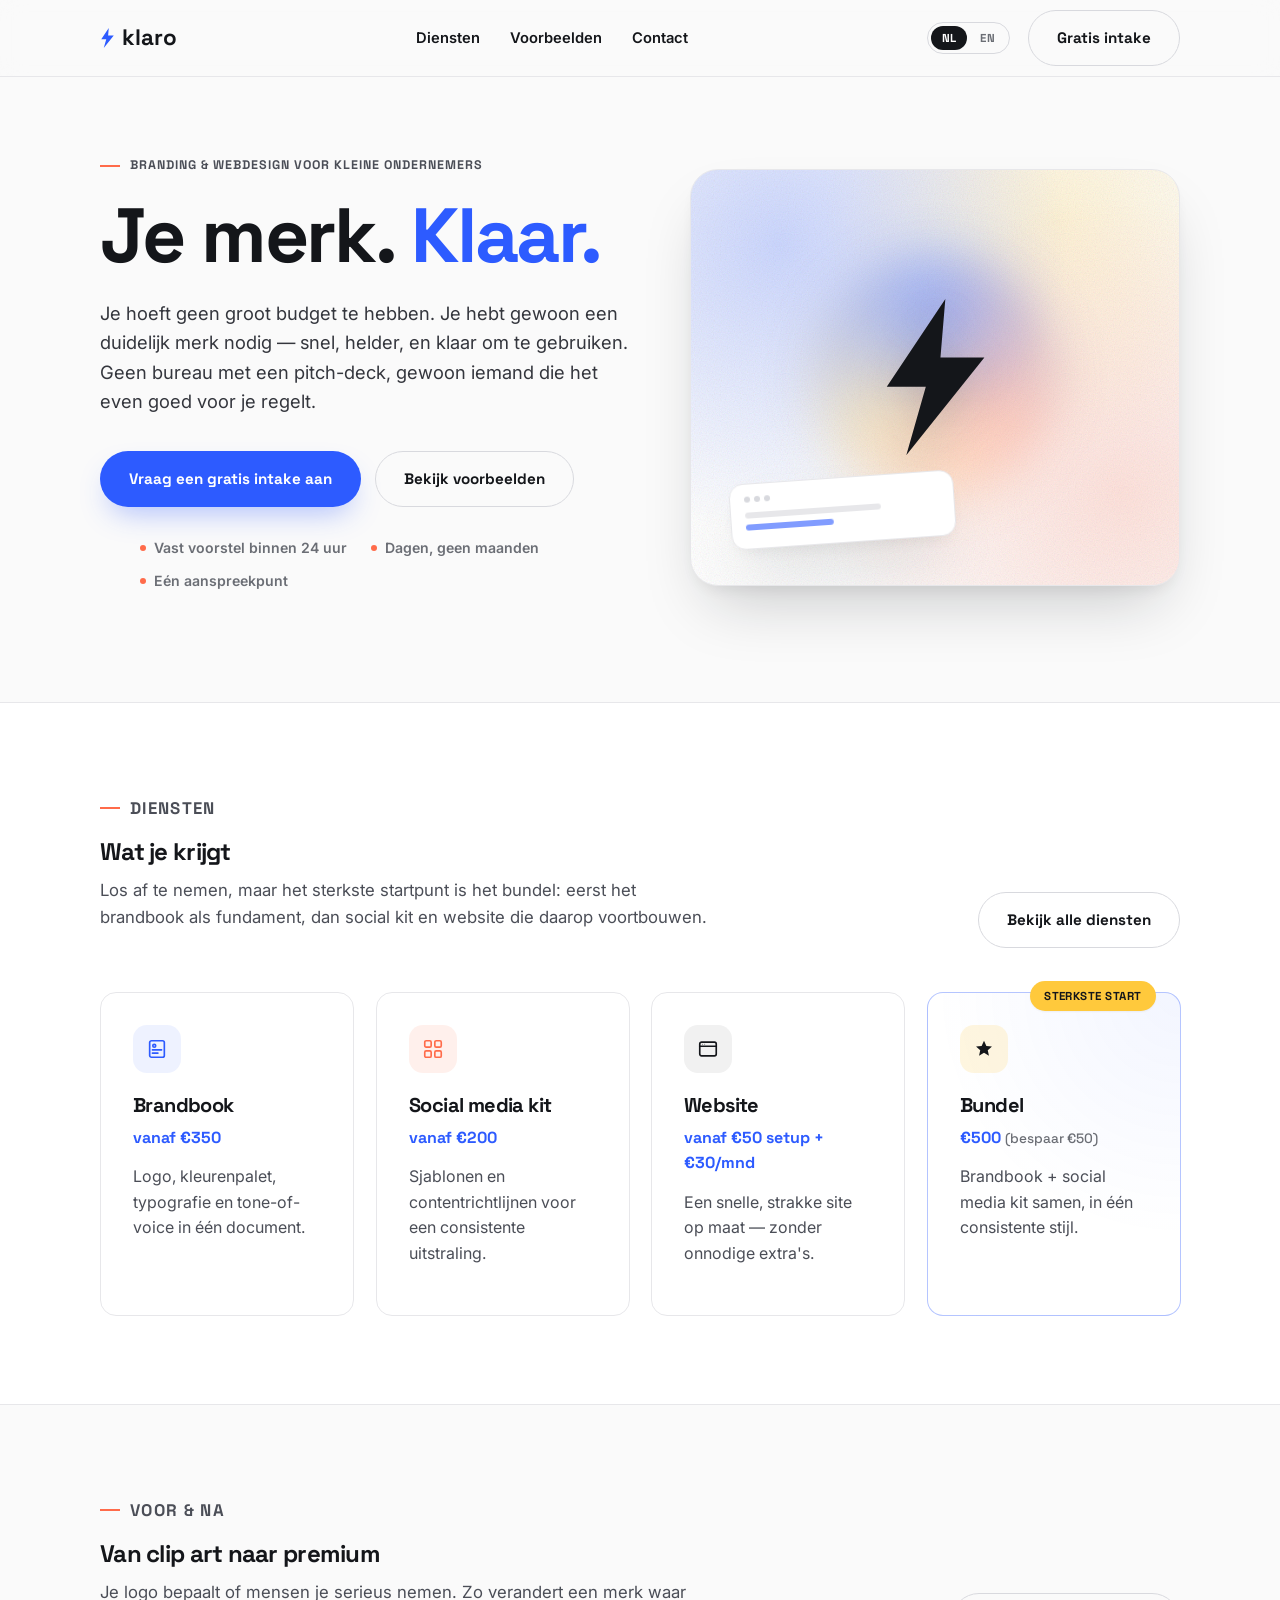
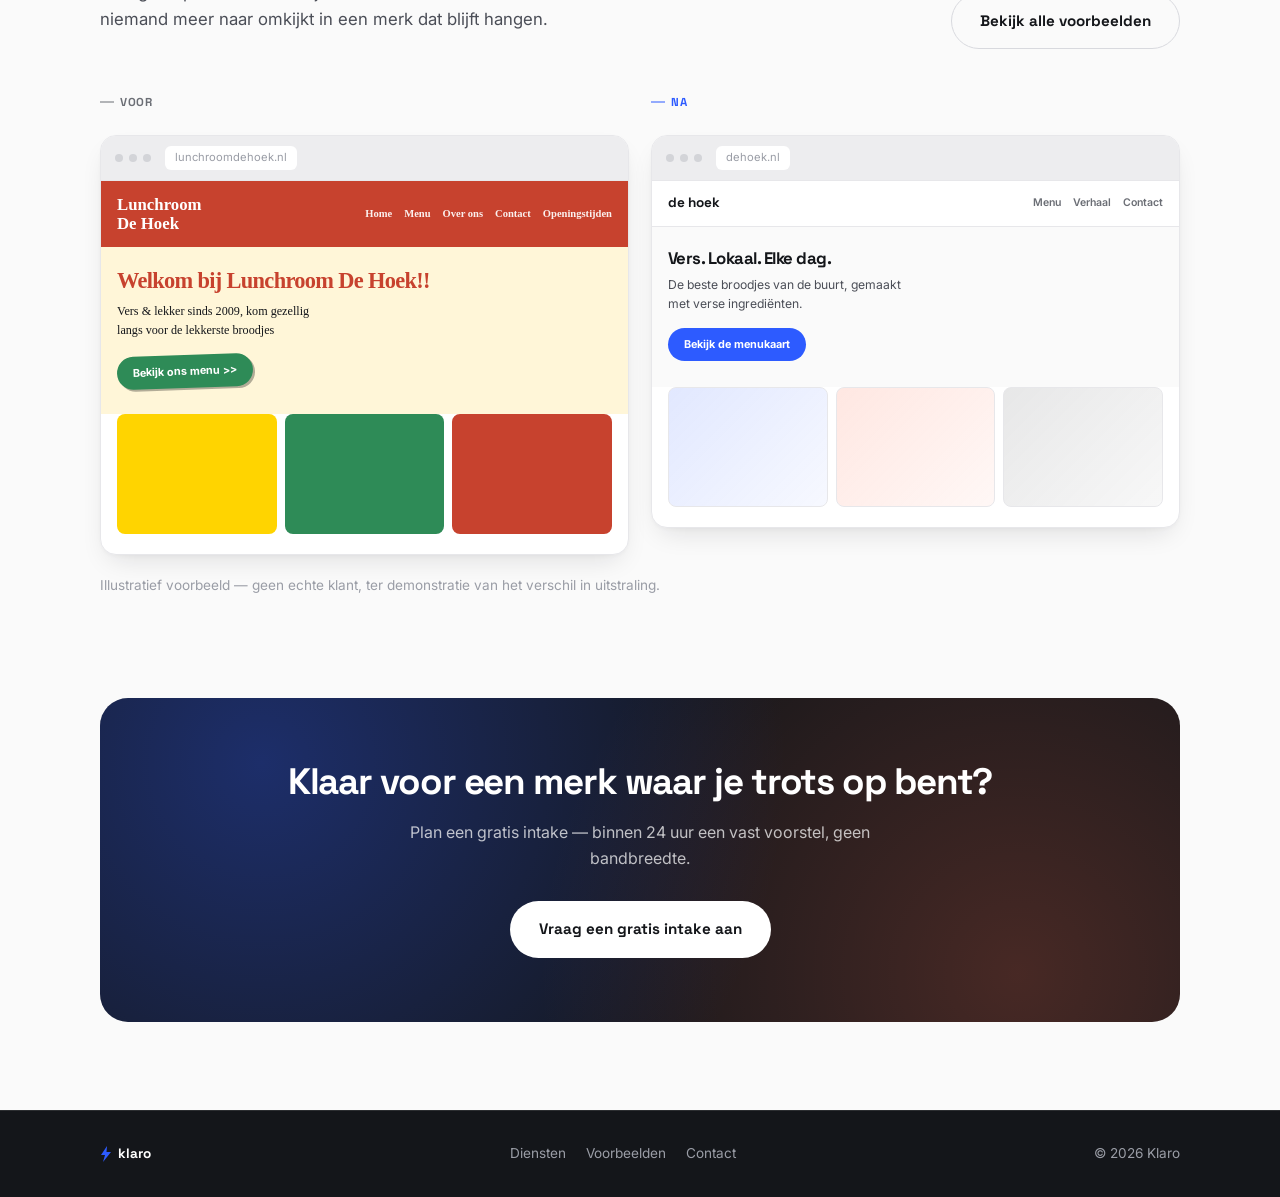
<file: index.html>
<!doctype html>
<html lang="nl">
<head>
  <meta charset="UTF-8" />
  <meta name="viewport" content="width=device-width, initial-scale=1" />
  <title data-i18n="meta.title.index">Klaro — Je merk. Klaar.</title>
  <meta name="description" data-i18n-attr="content:meta.desc.index" content="Klaro bouwt brandbooks, social media kits en websites voor kleine ondernemers zonder marketingbudget of interne designer. Snel, helder, klaar." />

  <link rel="icon" type="image/svg+xml" href="assets/img/favicon.svg" />

  <link rel="preconnect" href="https://fonts.googleapis.com" />
  <link rel="preconnect" href="https://fonts.gstatic.com" crossorigin />
  <link href="https://fonts.googleapis.com/css2?family=Space+Grotesk:wght@700&family=Inter:wght@400;500;600;700&display=swap" rel="stylesheet" />

  <link rel="stylesheet" href="assets/css/styles.css" />
</head>
<body>
  <div class="scroll-progress" aria-hidden="true"></div>

  <header class="site-header">
    <div class="container">
      <a href="index.html" class="logo">
        <svg class="bolt" viewBox="0 0 24 32" aria-hidden="true"><path d="M14 0 2 18h8l-4 14L22 12h-9L14 0z"/></svg>
        klaro
      </a>

      <nav aria-label="Hoofdmenu">
        <ul class="nav-links">
          <li><a href="diensten.html" data-i18n="nav.diensten">Diensten</a></li>
          <li><a href="voorbeelden.html" data-i18n="nav.voorbeelden">Voorbeelden</a></li>
          <li><a href="contact.html" data-i18n="nav.contact">Contact</a></li>
        </ul>
        <div class="mobile-lang-switch lang-switch" role="group" aria-label="Taal / Language">
          <button type="button" class="lang-btn" data-lang="nl">NL</button>
          <button type="button" class="lang-btn" data-lang="en">EN</button>
        </div>
      </nav>

      <div class="nav-cta">
        <div class="lang-switch" role="group" aria-label="Taal / Language">
          <button type="button" class="lang-btn" data-lang="nl">NL</button>
          <button type="button" class="lang-btn" data-lang="en">EN</button>
        </div>
        <a href="contact.html" class="btn btn-secondary" data-i18n="nav.intake">Gratis intake</a>
        <button class="nav-toggle" aria-label="Menu openen" aria-expanded="false">
          <span></span><span></span><span></span>
        </button>
      </div>
    </div>
  </header>

  <main id="top">

    <!-- HERO -->
    <section class="hero">
      <div class="container">
        <div class="hero-copy">
          <p class="eyebrow" data-i18n="hero.eyebrow">Branding &amp; webdesign voor kleine ondernemers</p>
          <h1><span data-i18n="hero.title1">Je merk.</span> <span class="accent" data-i18n="hero.title.accent">Klaar.</span></h1>
          <p class="hero-lede" data-i18n="hero.lede">
            Je hoeft geen groot budget te hebben. Je hebt gewoon een duidelijk merk nodig —
            snel, helder, en klaar om te gebruiken. Geen bureau met een pitch-deck, gewoon
            iemand die het even goed voor je regelt.
          </p>
          <div class="hero-actions">
            <a href="contact.html" class="btn btn-primary" data-i18n="hero.cta.primary">Vraag een gratis intake aan</a>
            <a href="voorbeelden.html" class="btn btn-secondary" data-i18n="hero.cta.secondary">Bekijk voorbeelden</a>
          </div>
          <ul class="hero-trust">
            <li data-i18n="hero.trust1">Vast voorstel binnen 24 uur</li>
            <li data-i18n="hero.trust2">Dagen, geen maanden</li>
            <li data-i18n="hero.trust3">Eén aanspreekpunt</li>
          </ul>
        </div>

        <div class="hero-visual">
          <div class="layer-aura">
            <span class="bolt-aura" aria-hidden="true"></span>
          </div>
          <div class="layer-bolt">
            <svg class="bolt-big" viewBox="0 0 24 32" aria-hidden="true"><path d="M14 0 2 18h8l-4 14L22 12h-9L14 0z"/></svg>
          </div>
          <div class="layer-chip">
            <div class="ui-chip" aria-hidden="true">
              <div class="ui-chip-bar"><span></span><span></span><span></span></div>
              <div class="ui-chip-line w-70"></div>
              <div class="ui-chip-line w-45"></div>
            </div>
          </div>
          <div class="strike-flash" aria-hidden="true"></div>
        </div>
      </div>
    </section>

    <!-- DIENSTEN TEASER -->
    <section class="services" id="diensten">
      <div class="container">
        <div class="teaser-head">
          <div class="section-head">
            <p class="eyebrow" data-i18n="services.eyebrow">Diensten</p>
            <h2 data-i18n="services.title">Wat je krijgt</h2>
            <p data-i18n="services.lede.mini">Los af te nemen, maar het sterkste startpunt is het bundel: eerst het
              brandbook als fundament, dan social kit en website die daarop voortbouwen.</p>
          </div>
          <a href="diensten.html" class="btn btn-secondary" data-i18n="services.cta">Bekijk alle diensten</a>
        </div>

        <div class="service-grid">
          <div class="service-card is-mini">
            <div class="service-icon">
              <svg viewBox="0 0 24 24" fill="none" stroke="currentColor" stroke-width="1.8" stroke-linecap="round" stroke-linejoin="round"><rect x="4" y="3" width="16" height="18" rx="2"/><circle cx="9" cy="8.5" r="1.6"/><path d="M7 13h10M7 16.5h6"/></svg>
            </div>
            <h3 data-i18n="service.brandbook.title">Brandbook</h3>
            <p class="price" data-i18n="service.brandbook.price">vanaf €350</p>
            <p data-i18n="service.brandbook.desc.mini">Logo, kleurenpalet, typografie en tone-of-voice in één document.</p>
          </div>

          <div class="service-card is-mini">
            <div class="service-icon">
              <svg viewBox="0 0 24 24" fill="none" stroke="currentColor" stroke-width="1.8" stroke-linecap="round" stroke-linejoin="round"><rect x="3" y="3" width="7" height="7" rx="1.5"/><rect x="14" y="3" width="7" height="7" rx="1.5"/><rect x="3" y="14" width="7" height="7" rx="1.5"/><rect x="14" y="14" width="7" height="7" rx="1.5"/></svg>
            </div>
            <h3 data-i18n="service.socialkit.title">Social media kit</h3>
            <p class="price" data-i18n="service.socialkit.price">vanaf €200</p>
            <p data-i18n="service.socialkit.desc.mini">Sjablonen en contentrichtlijnen voor een consistente uitstraling.</p>
          </div>

          <div class="service-card is-mini">
            <div class="service-icon">
              <svg viewBox="0 0 24 24" fill="none" stroke="currentColor" stroke-width="1.8" stroke-linecap="round" stroke-linejoin="round"><rect x="3" y="4.5" width="18" height="15" rx="2"/><path d="M3 9h18"/><circle cx="6" cy="6.7" r="0.5" fill="currentColor" stroke="none"/><circle cx="8.4" cy="6.7" r="0.5" fill="currentColor" stroke="none"/></svg>
            </div>
            <h3 data-i18n="service.website.title">Website</h3>
            <p class="price" data-i18n="service.website.price">vanaf €50 setup + €30/mnd</p>
            <p data-i18n="service.website.desc.mini">Een snelle, strakke site op maat — zonder onnodige extra's.</p>
          </div>

          <div class="service-card is-mini is-bundle">
            <span class="badge" data-i18n="service.bundle.badge">Sterkste start</span>
            <div class="service-icon">
              <svg viewBox="0 0 24 24" fill="currentColor" stroke="none"><path d="M12 3l2.6 5.6 6.1.6-4.6 4.1 1.3 6-5.4-3.1-5.4 3.1 1.3-6-4.6-4.1 6.1-.6z"/></svg>
            </div>
            <h3 data-i18n="service.bundle.title">Bundel</h3>
            <p class="price">€500 <span style="color:var(--gray-500);font-weight:500;font-size:0.85rem;" data-i18n="service.bundle.save">(bespaar €50)</span></p>
            <p data-i18n="service.bundle.desc.mini">Brandbook + social media kit samen, in één consistente stijl.</p>
          </div>
        </div>
      </div>
    </section>

    <!-- VOORBEELDEN TEASER -->
    <section class="showcase" id="voorbeelden">
      <div class="container">
        <div class="teaser-head">
          <div class="section-head">
            <p class="eyebrow" data-i18n="examples.eyebrow">Voor &amp; na</p>
            <h2 data-i18n="examples.title">Van clip art naar premium</h2>
            <p data-i18n="examples.lede.mini">Je logo bepaalt of mensen je serieus nemen. Zo verandert een merk waar niemand
              meer naar omkijkt in een merk dat blijft hangen.</p>
          </div>
          <a href="voorbeelden.html" class="btn btn-secondary" data-i18n="examples.cta">Bekijk alle voorbeelden</a>
        </div>

        <div class="compare-grid">
          <div class="compare-col">
            <p class="compare-label" data-i18n="compare.before">Voor</p>
            <div class="device device-browser is-before style-lunchroom">
              <div class="device-bar">
                <span class="device-dot"></span><span class="device-dot"></span><span class="device-dot"></span>
                <span class="device-url">lunchroomdehoek.nl</span>
              </div>
              <div class="site-nav">
                <span class="site-logo">Lunchroom<br>De Hoek</span>
                <nav class="site-nav-links"><span>Home</span><span>Menu</span><span>Over ons</span><span>Contact</span><span>Openingstijden</span></nav>
              </div>
              <div class="site-hero">
                <h4>Welkom bij Lunchroom De Hoek!!</h4>
                <p>Vers &amp; lekker sinds 2009, kom gezellig langs voor de lekkerste broodjes</p>
                <span class="site-btn">Bekijk ons menu &gt;&gt;</span>
              </div>
              <div class="site-grid">
                <span class="site-card"></span><span class="site-card"></span><span class="site-card"></span>
              </div>
            </div>
          </div>

          <div class="compare-col is-after">
            <p class="compare-label" data-i18n="compare.after">Na</p>
            <div class="device device-browser is-after">
              <div class="device-bar">
                <span class="device-dot"></span><span class="device-dot"></span><span class="device-dot"></span>
                <span class="device-url">dehoek.nl</span>
              </div>
              <div class="site-nav">
                <span class="site-logo">de hoek</span>
                <nav class="site-nav-links"><span>Menu</span><span>Verhaal</span><span>Contact</span></nav>
              </div>
              <div class="site-hero">
                <h4>Vers. Lokaal. Elke dag.</h4>
                <p>De beste broodjes van de buurt, gemaakt met verse ingrediënten.</p>
                <span class="site-btn">Bekijk de menukaart</span>
              </div>
              <div class="site-grid">
                <span class="site-card"></span><span class="site-card"></span><span class="site-card"></span>
              </div>
            </div>
          </div>
        </div>
        <p class="showcase-note" data-i18n="examples.note.mini">Illustratief voorbeeld — geen echte klant, ter demonstratie van het verschil in uitstraling.</p>
      </div>
    </section>

    <!-- CTA BANNER -->
    <section class="cta-banner-section">
      <div class="container">
        <div class="cta-banner">
          <h2 data-i18n="cta.home.title">Klaar voor een merk waar je trots op bent?</h2>
          <p data-i18n="cta.home.lede">Plan een gratis intake — binnen 24 uur een vast voorstel, geen bandbreedte.</p>
          <a href="contact.html" class="btn btn-light" data-i18n="cta.button.intake">Vraag een gratis intake aan</a>
        </div>
      </div>
    </section>

  </main>

  <footer class="site-footer">
    <div class="container footer-row">
      <div class="footer-logo">
        <svg class="bolt" viewBox="0 0 24 32" aria-hidden="true"><path d="M14 0 2 18h8l-4 14L22 12h-9L14 0z"/></svg>
        klaro
      </div>
      <ul class="footer-links">
        <li><a href="diensten.html" data-i18n="nav.diensten">Diensten</a></li>
        <li><a href="voorbeelden.html" data-i18n="nav.voorbeelden">Voorbeelden</a></li>
        <li><a href="contact.html" data-i18n="nav.contact">Contact</a></li>
      </ul>
      <p style="margin:0;">© <span id="year"></span> Klaro</p>
    </div>
  </footer>

  <script src="assets/js/i18n.js"></script>
  <script src="assets/js/main.js"></script>
</body>
</html>
</file>
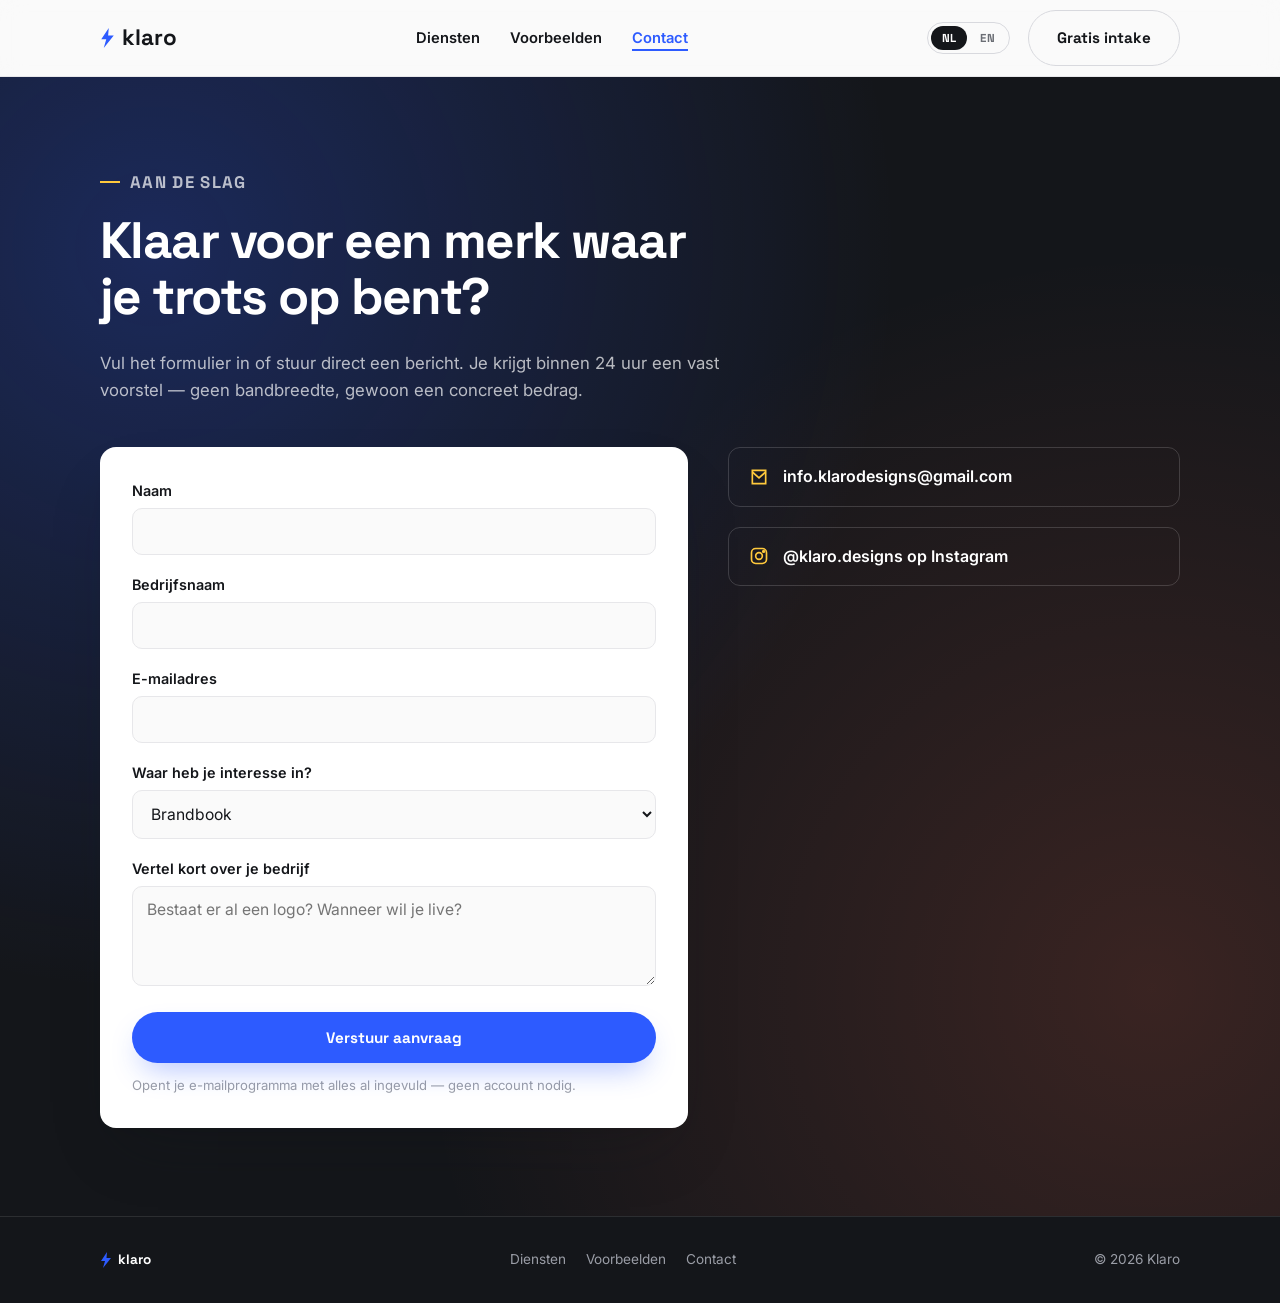
<file: contact.html>
<!doctype html>
<html lang="nl">
<head>
  <meta charset="UTF-8" />
  <meta name="viewport" content="width=device-width, initial-scale=1" />
  <title data-i18n="meta.title.contact">Contact — Klaro</title>
  <meta name="description" data-i18n-attr="content:meta.desc.contact" content="Plan een gratis intake bij Klaro. Binnen 24 uur een vast voorstel voor je brandbook, social kit of website." />

  <link rel="icon" type="image/svg+xml" href="assets/img/favicon.svg" />

  <link rel="preconnect" href="https://fonts.googleapis.com" />
  <link rel="preconnect" href="https://fonts.gstatic.com" crossorigin />
  <link href="https://fonts.googleapis.com/css2?family=Space+Grotesk:wght@700&family=Inter:wght@400;500;600;700&display=swap" rel="stylesheet" />

  <link rel="stylesheet" href="assets/css/styles.css" />
</head>
<body>
  <div class="scroll-progress" aria-hidden="true"></div>

  <header class="site-header">
    <div class="container">
      <a href="index.html" class="logo">
        <svg class="bolt" viewBox="0 0 24 32" aria-hidden="true"><path d="M14 0 2 18h8l-4 14L22 12h-9L14 0z"/></svg>
        klaro
      </a>

      <nav aria-label="Hoofdmenu">
        <ul class="nav-links">
          <li><a href="diensten.html" data-i18n="nav.diensten">Diensten</a></li>
          <li><a href="voorbeelden.html" data-i18n="nav.voorbeelden">Voorbeelden</a></li>
          <li><a href="contact.html" data-i18n="nav.contact">Contact</a></li>
        </ul>
        <div class="mobile-lang-switch lang-switch" role="group" aria-label="Taal / Language">
          <button type="button" class="lang-btn" data-lang="nl">NL</button>
          <button type="button" class="lang-btn" data-lang="en">EN</button>
        </div>
      </nav>

      <div class="nav-cta">
        <div class="lang-switch" role="group" aria-label="Taal / Language">
          <button type="button" class="lang-btn" data-lang="nl">NL</button>
          <button type="button" class="lang-btn" data-lang="en">EN</button>
        </div>
        <a href="contact.html" class="btn btn-secondary" data-i18n="nav.intake">Gratis intake</a>
        <button class="nav-toggle" aria-label="Menu openen" aria-expanded="false">
          <span></span><span></span><span></span>
        </button>
      </div>
    </div>
  </header>

  <main>

    <section class="contact">
      <div class="container">
        <div class="section-head">
          <p class="eyebrow" data-i18n="contact.eyebrow">Aan de slag</p>
          <h1 style="color:var(--white);font-size:clamp(2.2rem, 6vw, 3.2rem);" data-i18n="contact.title">Klaar voor een merk waar je trots op bent?</h1>
          <p data-i18n="contact.lede">Vul het formulier in of stuur direct een bericht. Je krijgt binnen 24 uur een
            vast voorstel — geen bandbreedte, gewoon een concreet bedrag.</p>
        </div>

        <div class="contact-grid">
          <form class="contact-form" id="contact-form">
            <div class="form-row">
              <label for="name" data-i18n="form.name">Naam</label>
              <input type="text" id="name" name="name" required />
            </div>
            <div class="form-row">
              <label for="business" data-i18n="form.business">Bedrijfsnaam</label>
              <input type="text" id="business" name="business" required />
            </div>
            <div class="form-row">
              <label for="email" data-i18n="form.email">E-mailadres</label>
              <input type="email" id="email" name="email" required />
            </div>
            <div class="form-row">
              <label for="service" data-i18n="form.service.label">Waar heb je interesse in?</label>
              <select id="service" name="service">
                <option data-i18n="form.service.opt1">Brandbook</option>
                <option data-i18n="form.service.opt2">Social media kit</option>
                <option data-i18n="form.service.opt3">Website</option>
                <option data-i18n="form.service.opt4">Bundel (brandbook + kit)</option>
                <option data-i18n="form.service.opt5">Weet ik nog niet</option>
              </select>
            </div>
            <div class="form-row">
              <label for="message" data-i18n="form.message.label">Vertel kort over je bedrijf</label>
              <textarea id="message" name="message" data-i18n-attr="placeholder:form.message.placeholder" placeholder="Bestaat er al een logo? Wanneer wil je live?"></textarea>
            </div>
            <button type="submit" class="btn btn-primary btn-block" data-i18n="form.submit">Verstuur aanvraag</button>
            <p class="form-note" data-i18n="form.note">Opent je e-mailprogramma met alles al ingevuld — geen account nodig.</p>
          </form>

          <div class="contact-direct">
            <a class="direct-link" href="mailto:info.klarodesigns@gmail.com">
              <svg class="direct-icon" viewBox="0 0 24 24" fill="none" stroke="currentColor" stroke-width="2"><path d="M4 4h16v16H4z"/><path d="m4 6 8 7 8-7"/></svg>
              info.klarodesigns@gmail.com
            </a>
            <a class="direct-link" href="https://www.instagram.com/klaro.designs?igsh=MWdmMG82OGtoY3QwcQ%3D%3D&amp;utm_source=qr" target="_blank" rel="noopener">
              <svg class="direct-icon" viewBox="0 0 24 24" fill="none" stroke="currentColor" stroke-width="2"><rect x="3" y="3" width="18" height="18" rx="5"/><circle cx="12" cy="12" r="4"/><circle cx="17.5" cy="6.5" r="1"/></svg>
              @klaro.designs op Instagram
            </a>
          </div>
        </div>
      </div>
    </section>

  </main>

  <footer class="site-footer">
    <div class="container footer-row">
      <div class="footer-logo">
        <svg class="bolt" viewBox="0 0 24 32" aria-hidden="true"><path d="M14 0 2 18h8l-4 14L22 12h-9L14 0z"/></svg>
        klaro
      </div>
      <ul class="footer-links">
        <li><a href="diensten.html" data-i18n="nav.diensten">Diensten</a></li>
        <li><a href="voorbeelden.html" data-i18n="nav.voorbeelden">Voorbeelden</a></li>
        <li><a href="contact.html" data-i18n="nav.contact">Contact</a></li>
      </ul>
      <p style="margin:0;">© <span id="year"></span> Klaro</p>
    </div>
  </footer>

  <script src="assets/js/i18n.js"></script>
  <script src="assets/js/main.js"></script>
</body>
</html>
</file>
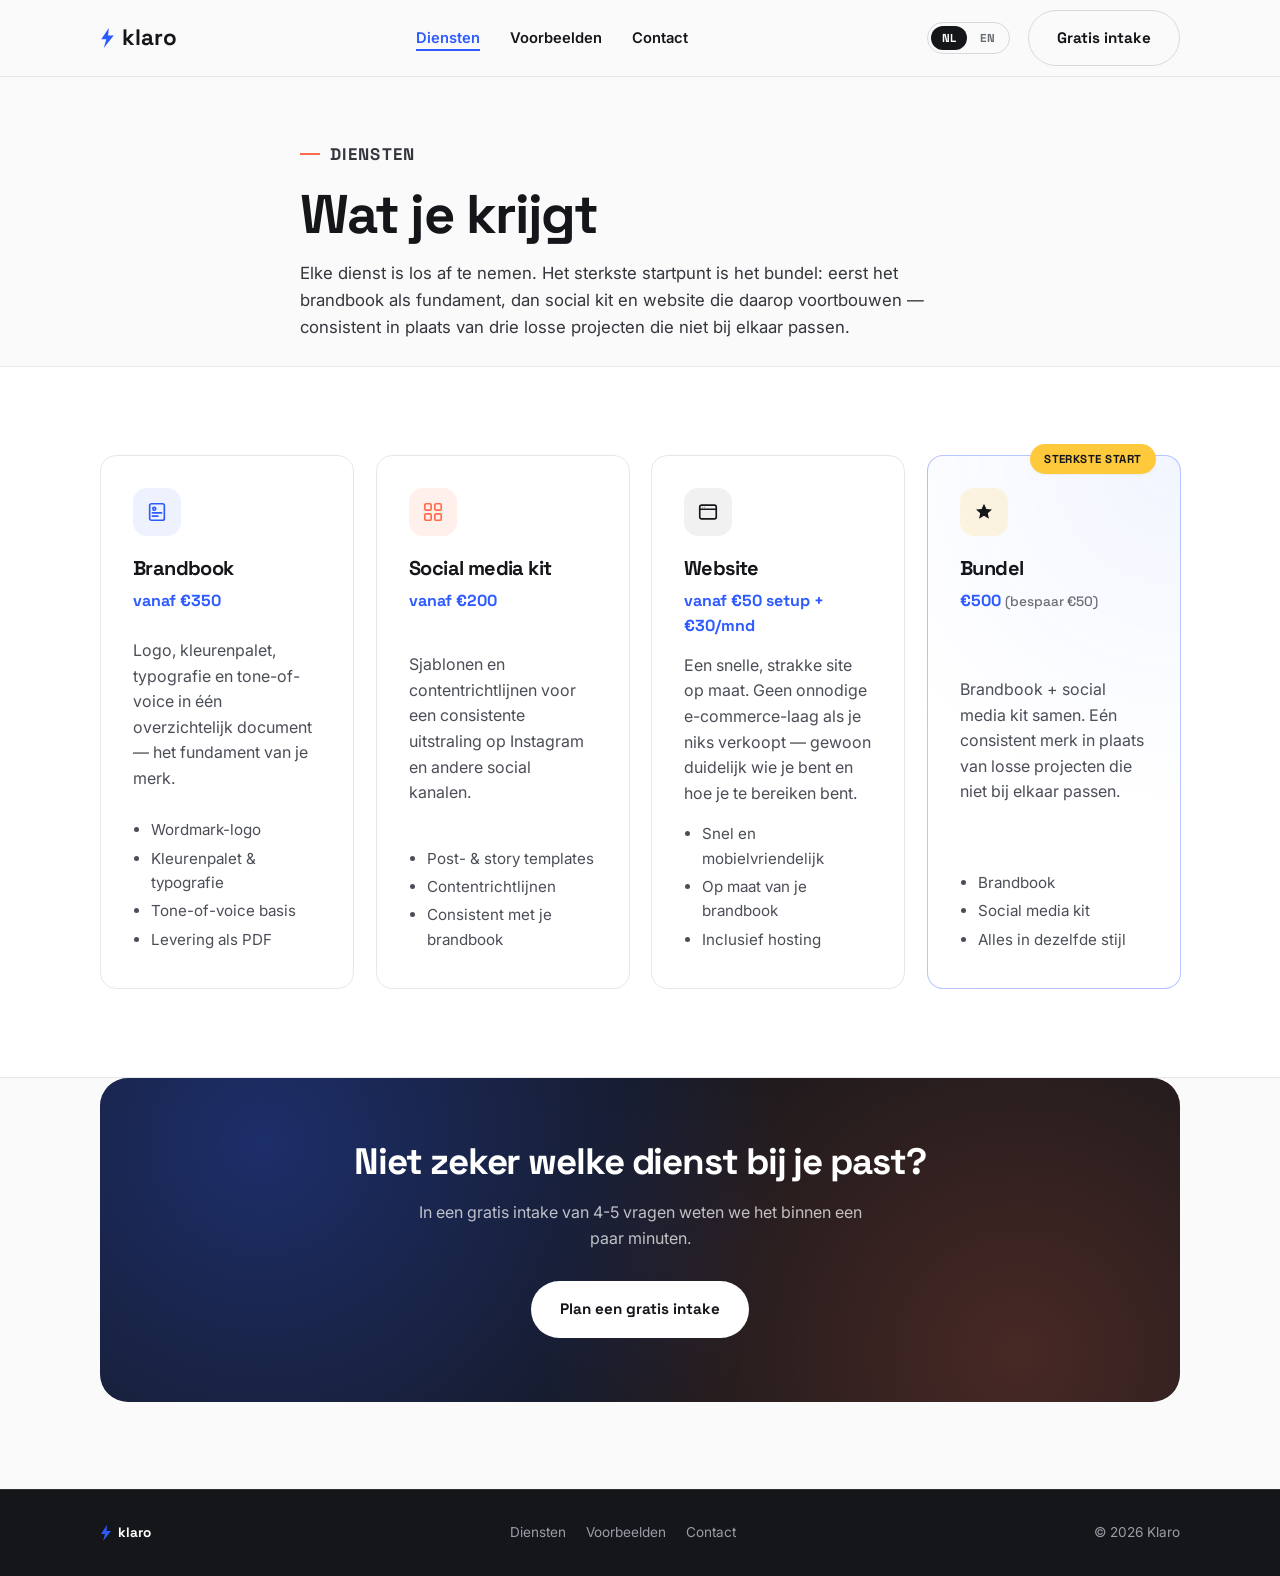
<file: diensten.html>
<!doctype html>
<html lang="nl">
<head>
  <meta charset="UTF-8" />
  <meta name="viewport" content="width=device-width, initial-scale=1" />
  <title data-i18n="meta.title.diensten">Diensten — Klaro</title>
  <meta name="description" data-i18n-attr="content:meta.desc.diensten" content="Brandbook, social media kit en website — los af te nemen of als bundel. Vanaf-prijzen en wat er precies in zit." />

  <link rel="icon" type="image/svg+xml" href="assets/img/favicon.svg" />

  <link rel="preconnect" href="https://fonts.googleapis.com" />
  <link rel="preconnect" href="https://fonts.gstatic.com" crossorigin />
  <link href="https://fonts.googleapis.com/css2?family=Space+Grotesk:wght@700&family=Inter:wght@400;500;600;700&display=swap" rel="stylesheet" />

  <link rel="stylesheet" href="assets/css/styles.css" />
</head>
<body>
  <div class="scroll-progress" aria-hidden="true"></div>

  <header class="site-header">
    <div class="container">
      <a href="index.html" class="logo">
        <svg class="bolt" viewBox="0 0 24 32" aria-hidden="true"><path d="M14 0 2 18h8l-4 14L22 12h-9L14 0z"/></svg>
        klaro
      </a>

      <nav aria-label="Hoofdmenu">
        <ul class="nav-links">
          <li><a href="diensten.html" data-i18n="nav.diensten">Diensten</a></li>
          <li><a href="voorbeelden.html" data-i18n="nav.voorbeelden">Voorbeelden</a></li>
          <li><a href="contact.html" data-i18n="nav.contact">Contact</a></li>
        </ul>
        <div class="mobile-lang-switch lang-switch" role="group" aria-label="Taal / Language">
          <button type="button" class="lang-btn" data-lang="nl">NL</button>
          <button type="button" class="lang-btn" data-lang="en">EN</button>
        </div>
      </nav>

      <div class="nav-cta">
        <div class="lang-switch" role="group" aria-label="Taal / Language">
          <button type="button" class="lang-btn" data-lang="nl">NL</button>
          <button type="button" class="lang-btn" data-lang="en">EN</button>
        </div>
        <a href="contact.html" class="btn btn-secondary" data-i18n="nav.intake">Gratis intake</a>
        <button class="nav-toggle" aria-label="Menu openen" aria-expanded="false">
          <span></span><span></span><span></span>
        </button>
      </div>
    </div>
  </header>

  <main>

    <section class="page-hero">
      <div class="container">
        <p class="eyebrow" data-i18n="services.eyebrow">Diensten</p>
        <h1 data-i18n="services.title">Wat je krijgt</h1>
        <p data-i18n="services.lede.full">Elke dienst is los af te nemen. Het sterkste startpunt is het bundel: eerst het
          brandbook als fundament, dan social kit en website die daarop voortbouwen —
          consistent in plaats van drie losse projecten die niet bij elkaar passen.</p>
      </div>
    </section>

    <section class="services">
      <div class="container">
        <div class="service-grid">
          <div class="service-card">
            <div class="service-icon">
              <svg viewBox="0 0 24 24" fill="none" stroke="currentColor" stroke-width="1.8" stroke-linecap="round" stroke-linejoin="round"><rect x="4" y="3" width="16" height="18" rx="2"/><circle cx="9" cy="8.5" r="1.6"/><path d="M7 13h10M7 16.5h6"/></svg>
            </div>
            <h3 data-i18n="service.brandbook.title">Brandbook</h3>
            <p class="price" data-i18n="service.brandbook.price">vanaf €350</p>
            <p data-i18n="service.brandbook.desc.full">Logo, kleurenpalet, typografie en tone-of-voice in één overzichtelijk document —
              het fundament van je merk.</p>
            <ul>
              <li data-i18n="service.brandbook.li1">Wordmark-logo</li>
              <li data-i18n="service.brandbook.li2">Kleurenpalet &amp; typografie</li>
              <li data-i18n="service.brandbook.li3">Tone-of-voice basis</li>
              <li data-i18n="service.brandbook.li4">Levering als PDF</li>
            </ul>
          </div>

          <div class="service-card">
            <div class="service-icon">
              <svg viewBox="0 0 24 24" fill="none" stroke="currentColor" stroke-width="1.8" stroke-linecap="round" stroke-linejoin="round"><rect x="3" y="3" width="7" height="7" rx="1.5"/><rect x="14" y="3" width="7" height="7" rx="1.5"/><rect x="3" y="14" width="7" height="7" rx="1.5"/><rect x="14" y="14" width="7" height="7" rx="1.5"/></svg>
            </div>
            <h3 data-i18n="service.socialkit.title">Social media kit</h3>
            <p class="price" data-i18n="service.socialkit.price">vanaf €200</p>
            <p data-i18n="service.socialkit.desc.full">Sjablonen en contentrichtlijnen voor een consistente uitstraling op Instagram
              en andere social kanalen.</p>
            <ul>
              <li data-i18n="service.socialkit.li1">Post- &amp; story templates</li>
              <li data-i18n="service.socialkit.li2">Contentrichtlijnen</li>
              <li data-i18n="service.socialkit.li3">Consistent met je brandbook</li>
            </ul>
          </div>

          <div class="service-card">
            <div class="service-icon">
              <svg viewBox="0 0 24 24" fill="none" stroke="currentColor" stroke-width="1.8" stroke-linecap="round" stroke-linejoin="round"><rect x="3" y="4.5" width="18" height="15" rx="2"/><path d="M3 9h18"/><circle cx="6" cy="6.7" r="0.5" fill="currentColor" stroke="none"/><circle cx="8.4" cy="6.7" r="0.5" fill="currentColor" stroke="none"/></svg>
            </div>
            <h3 data-i18n="service.website.title">Website</h3>
            <p class="price" data-i18n="service.website.price">vanaf €50 setup + €30/mnd</p>
            <p data-i18n="service.website.desc.full">Een snelle, strakke site op maat. Geen onnodige e-commerce-laag als je niks
              verkoopt — gewoon duidelijk wie je bent en hoe je te bereiken bent.</p>
            <ul>
              <li data-i18n="service.website.li1">Snel en mobielvriendelijk</li>
              <li data-i18n="service.website.li2">Op maat van je brandbook</li>
              <li data-i18n="service.website.li3">Inclusief hosting</li>
            </ul>
          </div>

          <div class="service-card is-bundle">
            <span class="badge" data-i18n="service.bundle.badge">Sterkste start</span>
            <div class="service-icon">
              <svg viewBox="0 0 24 24" fill="currentColor" stroke="none"><path d="M12 3l2.6 5.6 6.1.6-4.6 4.1 1.3 6-5.4-3.1-5.4 3.1 1.3-6-4.6-4.1 6.1-.6z"/></svg>
            </div>
            <h3 data-i18n="service.bundle.title">Bundel</h3>
            <p class="price">€500 <span style="color:var(--gray-500);font-weight:500;font-size:0.85rem;" data-i18n="service.bundle.save">(bespaar €50)</span></p>
            <p data-i18n="service.bundle.desc.full">Brandbook + social media kit samen. Eén consistent merk in plaats van losse
              projecten die niet bij elkaar passen.</p>
            <ul>
              <li data-i18n="service.bundle.li1">Brandbook</li>
              <li data-i18n="service.bundle.li2">Social media kit</li>
              <li data-i18n="service.bundle.li3">Alles in dezelfde stijl</li>
            </ul>
          </div>
        </div>
      </div>
    </section>

    <section class="cta-banner-section">
      <div class="container">
        <div class="cta-banner">
          <h2 data-i18n="cta.diensten.title">Niet zeker welke dienst bij je past?</h2>
          <p data-i18n="cta.diensten.lede">In een gratis intake van 4-5 vragen weten we het binnen een paar minuten.</p>
          <a href="contact.html" class="btn btn-light" data-i18n="cta.button.intake">Plan een gratis intake</a>
        </div>
      </div>
    </section>

  </main>

  <footer class="site-footer">
    <div class="container footer-row">
      <div class="footer-logo">
        <svg class="bolt" viewBox="0 0 24 32" aria-hidden="true"><path d="M14 0 2 18h8l-4 14L22 12h-9L14 0z"/></svg>
        klaro
      </div>
      <ul class="footer-links">
        <li><a href="diensten.html" data-i18n="nav.diensten">Diensten</a></li>
        <li><a href="voorbeelden.html" data-i18n="nav.voorbeelden">Voorbeelden</a></li>
        <li><a href="contact.html" data-i18n="nav.contact">Contact</a></li>
      </ul>
      <p style="margin:0;">© <span id="year"></span> Klaro</p>
    </div>
  </footer>

  <script src="assets/js/i18n.js"></script>
  <script src="assets/js/main.js"></script>
</body>
</html>
</file>
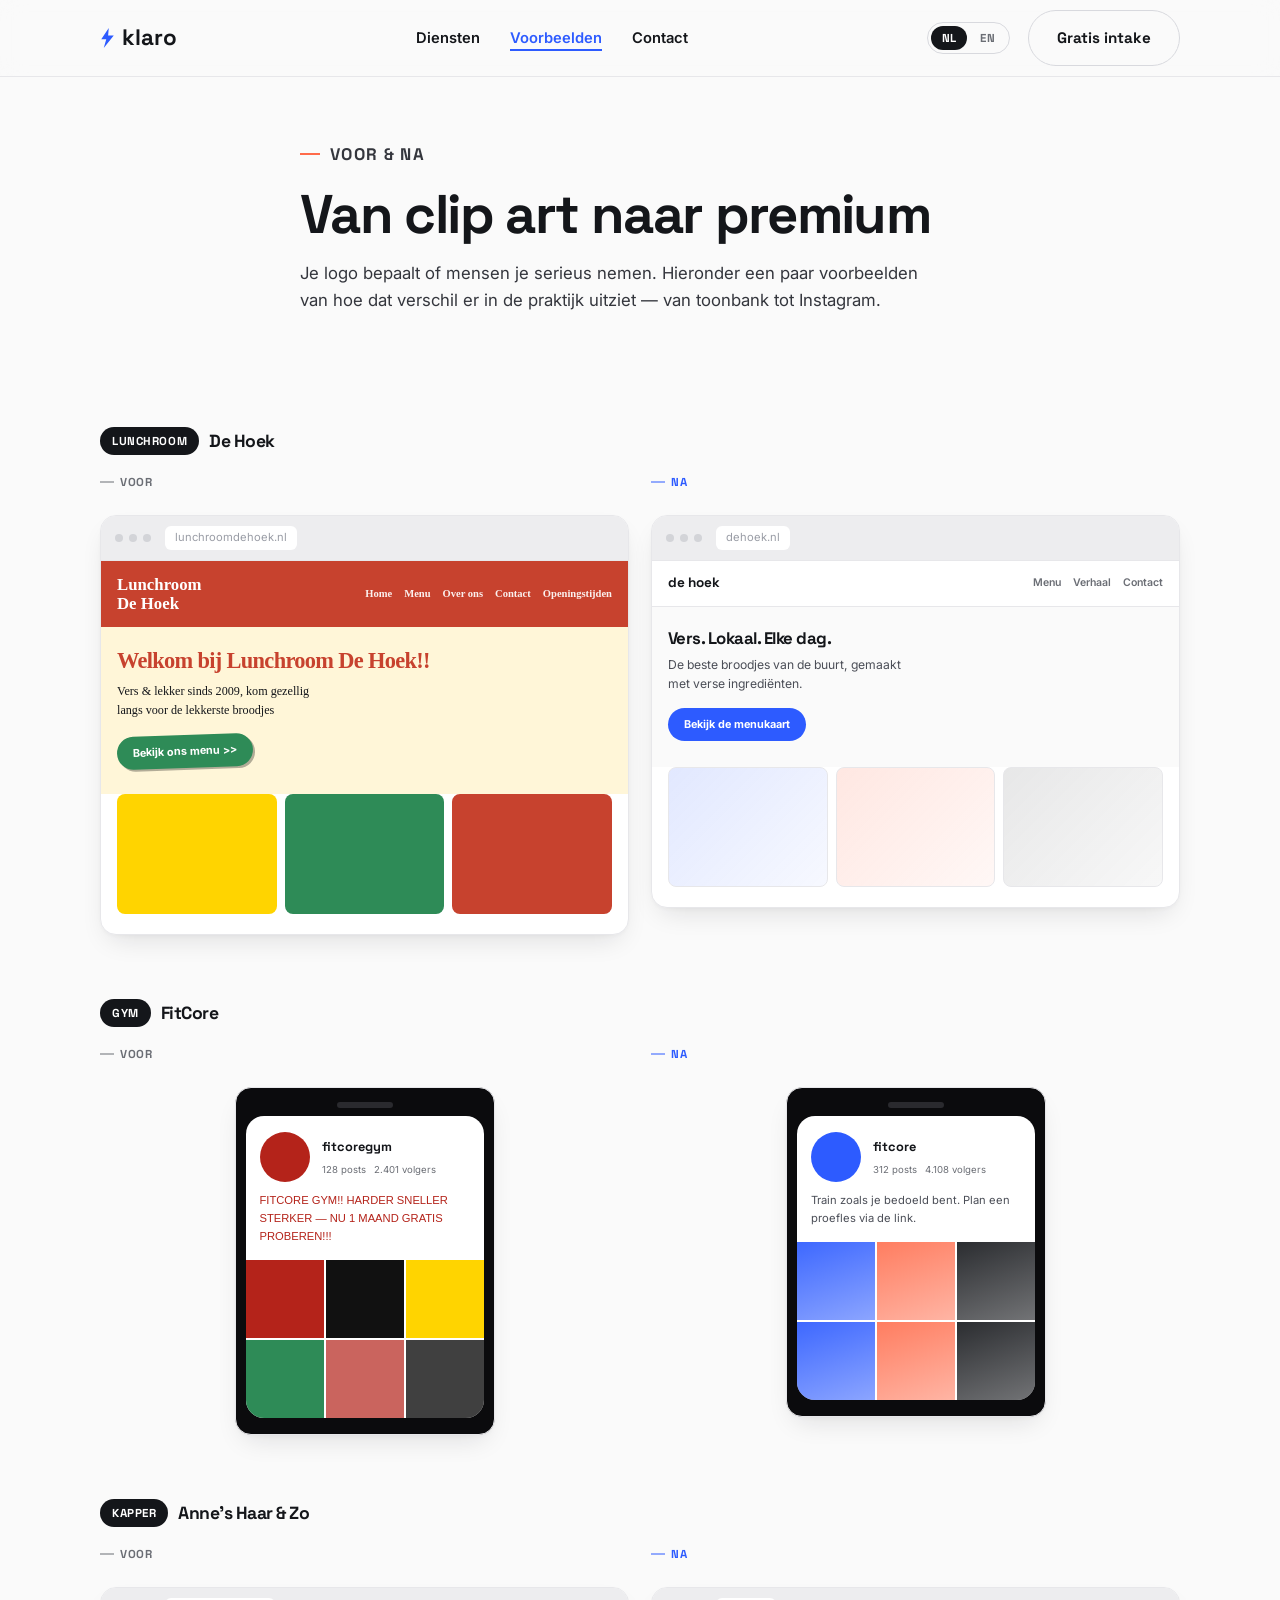
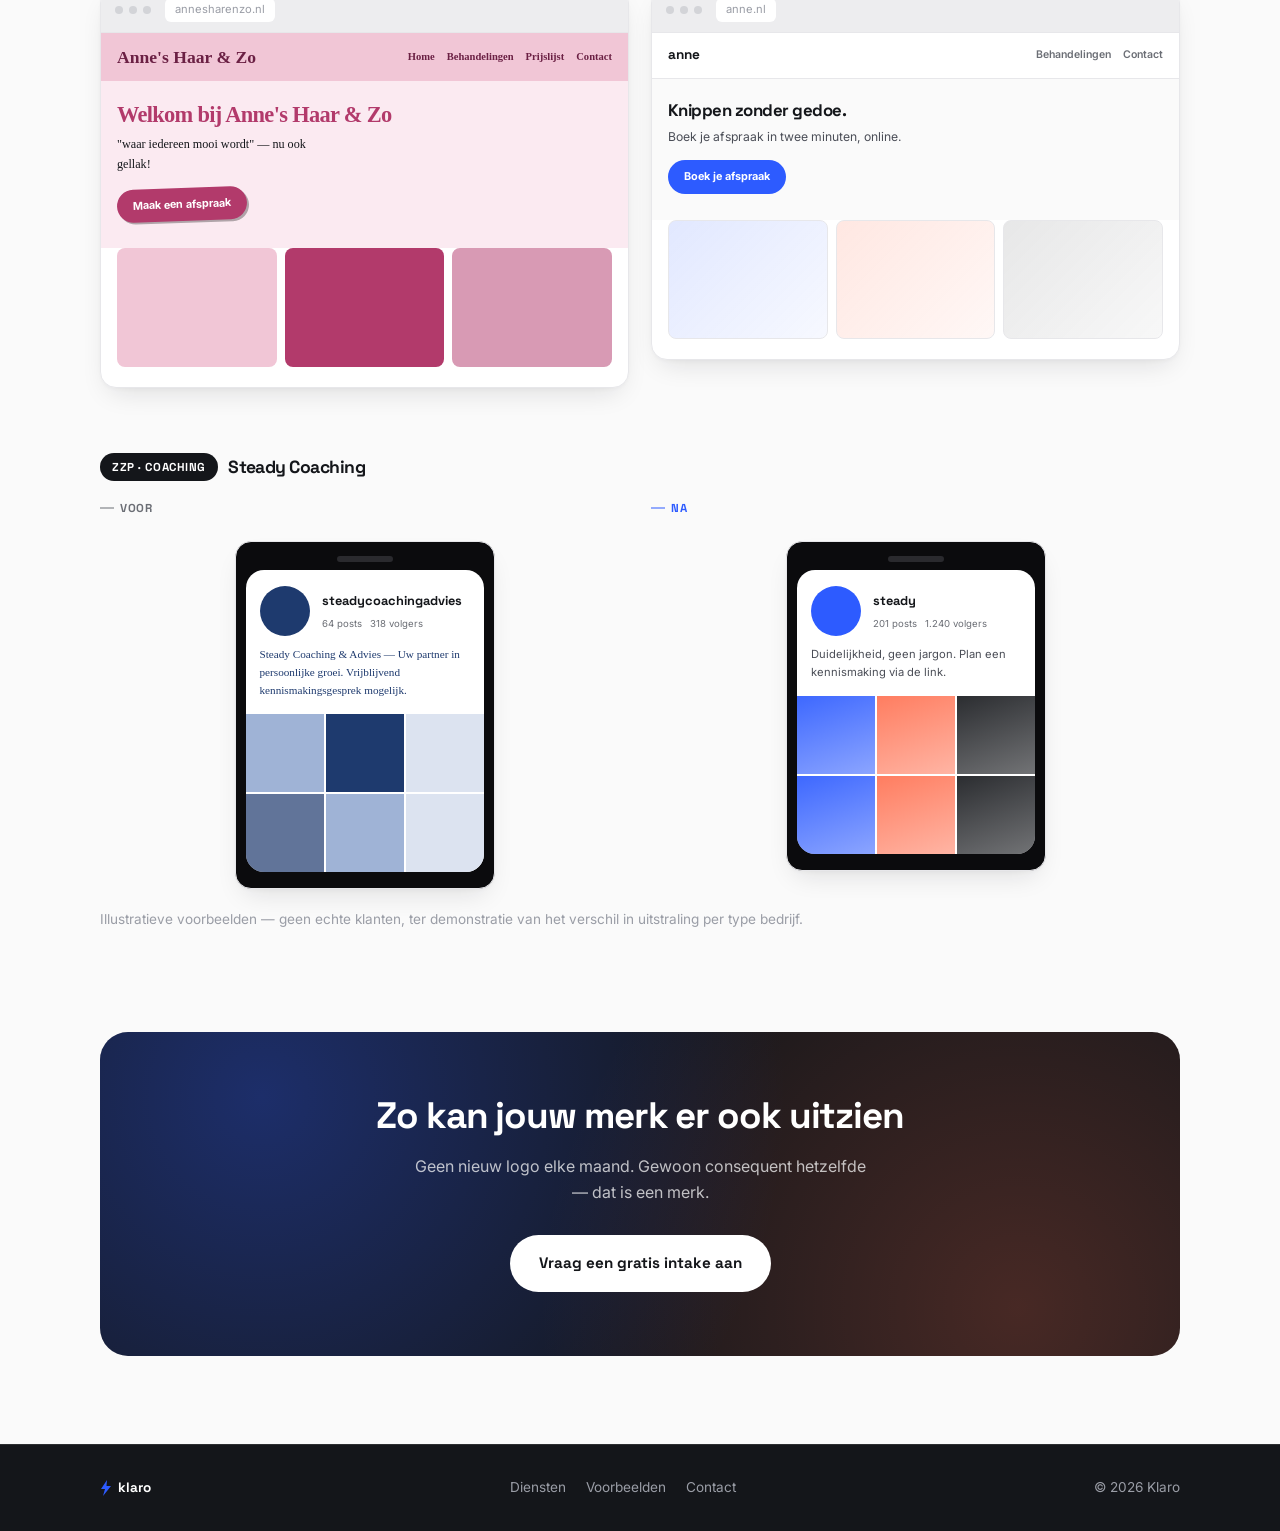
<file: voorbeelden.html>
<!doctype html>
<html lang="nl">
<head>
  <meta charset="UTF-8" />
  <meta name="viewport" content="width=device-width, initial-scale=1" />
  <title data-i18n="meta.title.voorbeelden">Voorbeelden — Klaro</title>
  <meta name="description" data-i18n-attr="content:meta.desc.voorbeelden" content="Van clip art naar premium: voor-en-na voorbeelden van een lunchroom, gym, kapper en zzp'er." />

  <link rel="icon" type="image/svg+xml" href="assets/img/favicon.svg" />

  <link rel="preconnect" href="https://fonts.googleapis.com" />
  <link rel="preconnect" href="https://fonts.gstatic.com" crossorigin />
  <link href="https://fonts.googleapis.com/css2?family=Space+Grotesk:wght@700&family=Inter:wght@400;500;600;700&display=swap" rel="stylesheet" />

  <link rel="stylesheet" href="assets/css/styles.css" />
</head>
<body>
  <div class="scroll-progress" aria-hidden="true"></div>

  <header class="site-header">
    <div class="container">
      <a href="index.html" class="logo">
        <svg class="bolt" viewBox="0 0 24 32" aria-hidden="true"><path d="M14 0 2 18h8l-4 14L22 12h-9L14 0z"/></svg>
        klaro
      </a>

      <nav aria-label="Hoofdmenu">
        <ul class="nav-links">
          <li><a href="diensten.html" data-i18n="nav.diensten">Diensten</a></li>
          <li><a href="voorbeelden.html" data-i18n="nav.voorbeelden">Voorbeelden</a></li>
          <li><a href="contact.html" data-i18n="nav.contact">Contact</a></li>
        </ul>
        <div class="mobile-lang-switch lang-switch" role="group" aria-label="Taal / Language">
          <button type="button" class="lang-btn" data-lang="nl">NL</button>
          <button type="button" class="lang-btn" data-lang="en">EN</button>
        </div>
      </nav>

      <div class="nav-cta">
        <div class="lang-switch" role="group" aria-label="Taal / Language">
          <button type="button" class="lang-btn" data-lang="nl">NL</button>
          <button type="button" class="lang-btn" data-lang="en">EN</button>
        </div>
        <a href="contact.html" class="btn btn-secondary" data-i18n="nav.intake">Gratis intake</a>
        <button class="nav-toggle" aria-label="Menu openen" aria-expanded="false">
          <span></span><span></span><span></span>
        </button>
      </div>
    </div>
  </header>

  <main>

    <section class="page-hero">
      <div class="container">
        <p class="eyebrow" data-i18n="examples.eyebrow">Voor &amp; na</p>
        <h1 data-i18n="examples.title">Van clip art naar premium</h1>
        <p data-i18n="examples.lede.full">Je logo bepaalt of mensen je serieus nemen. Hieronder een paar voorbeelden van hoe
          dat verschil er in de praktijk uitziet — van toonbank tot Instagram.</p>
      </div>
    </section>

    <section class="showcase">
      <div class="container">

        <!-- Lunchroom — browser mockup -->
        <div class="example-block">
          <div class="example-label">
            <span class="example-kind" data-i18n="example.kind.lunchroom">Lunchroom</span>
            <h3>De Hoek</h3>
          </div>
          <div class="compare-grid">
            <div class="compare-col">
              <p class="compare-label" data-i18n="compare.before">Voor</p>
              <div class="device device-browser is-before style-lunchroom">
                <div class="device-bar">
                  <span class="device-dot"></span><span class="device-dot"></span><span class="device-dot"></span>
                  <span class="device-url">lunchroomdehoek.nl</span>
                </div>
                <div class="site-nav">
                  <span class="site-logo">Lunchroom<br>De Hoek</span>
                  <nav class="site-nav-links"><span>Home</span><span>Menu</span><span>Over ons</span><span>Contact</span><span>Openingstijden</span></nav>
                </div>
                <div class="site-hero">
                  <h4>Welkom bij Lunchroom De Hoek!!</h4>
                  <p>Vers &amp; lekker sinds 2009, kom gezellig langs voor de lekkerste broodjes</p>
                  <span class="site-btn">Bekijk ons menu &gt;&gt;</span>
                </div>
                <div class="site-grid">
                  <span class="site-card"></span><span class="site-card"></span><span class="site-card"></span>
                </div>
              </div>
            </div>
            <div class="compare-col is-after">
              <p class="compare-label" data-i18n="compare.after">Na</p>
              <div class="device device-browser is-after">
                <div class="device-bar">
                  <span class="device-dot"></span><span class="device-dot"></span><span class="device-dot"></span>
                  <span class="device-url">dehoek.nl</span>
                </div>
                <div class="site-nav">
                  <span class="site-logo">de hoek</span>
                  <nav class="site-nav-links"><span>Menu</span><span>Verhaal</span><span>Contact</span></nav>
                </div>
                <div class="site-hero">
                  <h4>Vers. Lokaal. Elke dag.</h4>
                  <p>De beste broodjes van de buurt, gemaakt met verse ingrediënten.</p>
                  <span class="site-btn">Bekijk de menukaart</span>
                </div>
                <div class="site-grid">
                  <span class="site-card"></span><span class="site-card"></span><span class="site-card"></span>
                </div>
              </div>
            </div>
          </div>
        </div>

        <!-- FitCore — phone / Instagram mockup -->
        <div class="example-block">
          <div class="example-label">
            <span class="example-kind" data-i18n="example.kind.gym">Gym</span>
            <h3>FitCore</h3>
          </div>
          <div class="compare-grid">
            <div class="compare-col">
              <p class="compare-label" data-i18n="compare.before">Voor</p>
              <div class="device device-phone is-before style-gym">
                <div class="phone-notch"></div>
                <div class="phone-screen">
                  <div class="ig-header">
                    <span class="ig-avatar"></span>
                    <div class="ig-info">
                      <strong class="ig-handle">fitcoregym</strong>
                      <div class="ig-stats"><span>128 posts</span><span>2.401 volgers</span></div>
                    </div>
                  </div>
                  <p class="ig-bio">FITCORE GYM!! HARDER SNELLER STERKER — Nu 1 maand gratis proberen!!!</p>
                  <div class="ig-grid">
                    <span class="ig-post"></span><span class="ig-post"></span><span class="ig-post"></span>
                    <span class="ig-post"></span><span class="ig-post"></span><span class="ig-post"></span>
                  </div>
                </div>
              </div>
            </div>
            <div class="compare-col is-after">
              <p class="compare-label" data-i18n="compare.after">Na</p>
              <div class="device device-phone is-after">
                <div class="phone-notch"></div>
                <div class="phone-screen">
                  <div class="ig-header">
                    <span class="ig-avatar"></span>
                    <div class="ig-info">
                      <strong class="ig-handle">fitcore</strong>
                      <div class="ig-stats"><span>312 posts</span><span>4.108 volgers</span></div>
                    </div>
                  </div>
                  <p class="ig-bio">Train zoals je bedoeld bent. Plan een proefles via de link.</p>
                  <div class="ig-grid">
                    <span class="ig-post"></span><span class="ig-post"></span><span class="ig-post"></span>
                    <span class="ig-post"></span><span class="ig-post"></span><span class="ig-post"></span>
                  </div>
                </div>
              </div>
            </div>
          </div>
        </div>

        <!-- Kapper — browser mockup -->
        <div class="example-block">
          <div class="example-label">
            <span class="example-kind" data-i18n="example.kind.kapper">Kapper</span>
            <h3 data-i18n="example.name.kapper">Anne's Haar &amp; Zo</h3>
          </div>
          <div class="compare-grid">
            <div class="compare-col">
              <p class="compare-label" data-i18n="compare.before">Voor</p>
              <div class="device device-browser is-before style-kapper">
                <div class="device-bar">
                  <span class="device-dot"></span><span class="device-dot"></span><span class="device-dot"></span>
                  <span class="device-url">annesharenzo.nl</span>
                </div>
                <div class="site-nav">
                  <span class="site-logo">Anne's Haar &amp; Zo</span>
                  <nav class="site-nav-links"><span>Home</span><span>Behandelingen</span><span>Prijslijst</span><span>Contact</span></nav>
                </div>
                <div class="site-hero">
                  <h4>Welkom bij Anne's Haar &amp; Zo</h4>
                  <p>"waar iedereen mooi wordt" — nu ook gellak!</p>
                  <span class="site-btn">Maak een afspraak</span>
                </div>
                <div class="site-grid">
                  <span class="site-card"></span><span class="site-card"></span><span class="site-card"></span>
                </div>
              </div>
            </div>
            <div class="compare-col is-after">
              <p class="compare-label" data-i18n="compare.after">Na</p>
              <div class="device device-browser is-after">
                <div class="device-bar">
                  <span class="device-dot"></span><span class="device-dot"></span><span class="device-dot"></span>
                  <span class="device-url">anne.nl</span>
                </div>
                <div class="site-nav">
                  <span class="site-logo">anne</span>
                  <nav class="site-nav-links"><span>Behandelingen</span><span>Contact</span></nav>
                </div>
                <div class="site-hero">
                  <h4>Knippen zonder gedoe.</h4>
                  <p>Boek je afspraak in twee minuten, online.</p>
                  <span class="site-btn">Boek je afspraak</span>
                </div>
                <div class="site-grid">
                  <span class="site-card"></span><span class="site-card"></span><span class="site-card"></span>
                </div>
              </div>
            </div>
          </div>
        </div>

        <!-- Steady Coaching — phone / Instagram mockup -->
        <div class="example-block">
          <div class="example-label">
            <span class="example-kind" data-i18n="example.kind.zzp">ZZP · Coaching</span>
            <h3>Steady Coaching</h3>
          </div>
          <div class="compare-grid">
            <div class="compare-col">
              <p class="compare-label" data-i18n="compare.before">Voor</p>
              <div class="device device-phone is-before style-zzp">
                <div class="phone-notch"></div>
                <div class="phone-screen">
                  <div class="ig-header">
                    <span class="ig-avatar"></span>
                    <div class="ig-info">
                      <strong class="ig-handle">steadycoachingadvies</strong>
                      <div class="ig-stats"><span>64 posts</span><span>318 volgers</span></div>
                    </div>
                  </div>
                  <p class="ig-bio">Steady Coaching &amp; Advies — Uw partner in persoonlijke groei. Vrijblijvend kennismakingsgesprek mogelijk.</p>
                  <div class="ig-grid">
                    <span class="ig-post"></span><span class="ig-post"></span><span class="ig-post"></span>
                    <span class="ig-post"></span><span class="ig-post"></span><span class="ig-post"></span>
                  </div>
                </div>
              </div>
            </div>
            <div class="compare-col is-after">
              <p class="compare-label" data-i18n="compare.after">Na</p>
              <div class="device device-phone is-after">
                <div class="phone-notch"></div>
                <div class="phone-screen">
                  <div class="ig-header">
                    <span class="ig-avatar"></span>
                    <div class="ig-info">
                      <strong class="ig-handle">steady</strong>
                      <div class="ig-stats"><span>201 posts</span><span>1.240 volgers</span></div>
                    </div>
                  </div>
                  <p class="ig-bio">Duidelijkheid, geen jargon. Plan een kennismaking via de link.</p>
                  <div class="ig-grid">
                    <span class="ig-post"></span><span class="ig-post"></span><span class="ig-post"></span>
                    <span class="ig-post"></span><span class="ig-post"></span><span class="ig-post"></span>
                  </div>
                </div>
              </div>
            </div>
          </div>
        </div>

        <p class="showcase-note" data-i18n="examples.note">Illustratieve voorbeelden — geen echte klanten, ter demonstratie van het verschil in uitstraling per type bedrijf.</p>
      </div>
    </section>

    <section class="cta-banner-section">
      <div class="container">
        <div class="cta-banner">
          <h2 data-i18n="cta.voorbeelden.title">Zo kan jouw merk er ook uitzien</h2>
          <p data-i18n="cta.voorbeelden.lede">Geen nieuw logo elke maand. Gewoon consequent hetzelfde — dat is een merk.</p>
          <a href="contact.html" class="btn btn-light" data-i18n="cta.button.intake">Vraag een gratis intake aan</a>
        </div>
      </div>
    </section>

  </main>

  <footer class="site-footer">
    <div class="container footer-row">
      <div class="footer-logo">
        <svg class="bolt" viewBox="0 0 24 32" aria-hidden="true"><path d="M14 0 2 18h8l-4 14L22 12h-9L14 0z"/></svg>
        klaro
      </div>
      <ul class="footer-links">
        <li><a href="diensten.html" data-i18n="nav.diensten">Diensten</a></li>
        <li><a href="voorbeelden.html" data-i18n="nav.voorbeelden">Voorbeelden</a></li>
        <li><a href="contact.html" data-i18n="nav.contact">Contact</a></li>
      </ul>
      <p style="margin:0;">© <span id="year"></span> Klaro</p>
    </div>
  </footer>

  <script src="assets/js/i18n.js"></script>
  <script src="assets/js/main.js"></script>
</body>
</html>
</file>
<file: assets/css/styles.css>
/* ============================================
   KLARO — Marketing site
   Kleuren, typografie en tone of voice: brandbook-klaro.md
   Visuele richting: ingetogen bureau-premium — overwegend
   wit/inkt-canvas, merkkleuren precies en spaarzaam ingezet.
   ============================================ */

:root {
  --blue: #2D5BFF;
  --blue-dark: #1E42D6;
  --blue-tint: rgba(45, 91, 255, 0.08);
  --coral: #FF6B4A;
  --coral-tint: rgba(255, 107, 74, 0.1);
  --yellow: #FFC93C;
  --yellow-tint: rgba(255, 201, 60, 0.16);

  --ink: #14161A;
  --gray-700: #34363D;
  --gray-600: #4B4E57;
  --gray-500: #6B6E75;
  --gray-400: #9A9DA6;
  --border: #E7E7EA;
  --border-strong: #D8D9DE;
  --off-white: #FAFAFA;
  --white: #FFFFFF;

  --shadow-sm: 0 1px 2px rgba(20, 22, 26, 0.05);
  --shadow-md: 0 12px 28px -10px rgba(20, 22, 26, 0.14), 0 2px 6px -2px rgba(20, 22, 26, 0.06);
  --shadow-lg: 0 32px 64px -20px rgba(20, 22, 26, 0.22), 0 8px 20px -8px rgba(20, 22, 26, 0.1);
  --shadow-blue: 0 14px 30px -10px rgba(45, 91, 255, 0.4);

  --ease-out: cubic-bezier(0.16, 1, 0.3, 1);

  --font-heading: "Space Grotesk", "Arial Black", sans-serif;
  --font-body: "Inter", -apple-system, BlinkMacSystemFont, sans-serif;

  --container: 1120px;
  --radius: 16px;
}

* {
  box-sizing: border-box;
}

.scroll-progress {
  position: fixed;
  top: 0;
  left: 0;
  width: 0%;
  height: 2px;
  background: linear-gradient(90deg, var(--blue), var(--coral), var(--yellow));
  z-index: 200;
  pointer-events: none;
}

html {
  scroll-behavior: smooth;
}

body {
  margin: 0;
  background: var(--off-white);
  color: var(--ink);
  font-family: var(--font-body);
  font-size: 16px;
  line-height: 1.6;
  -webkit-font-smoothing: antialiased;
}

img, svg {
  max-width: 100%;
  display: block;
}

a {
  color: inherit;
}

h1, h2, h3, h4 {
  font-family: var(--font-heading);
  font-weight: 700;
  line-height: 1.08;
  margin: 0 0 0.5em;
  letter-spacing: -0.03em;
}

p {
  margin: 0 0 1em;
}

.container {
  max-width: var(--container);
  margin: 0 auto;
  padding: 0 20px;
}

section {
  padding: 88px 0;
}

.eyebrow {
  display: inline-flex;
  align-items: center;
  gap: 10px;
  font-family: var(--font-heading);
  font-weight: 700;
  font-size: 0.78rem;
  letter-spacing: 0.08em;
  text-transform: uppercase;
  color: var(--gray-600);
  margin-bottom: 18px;
}

.eyebrow::before {
  content: "";
  width: 20px;
  height: 2px;
  background: var(--coral);
  flex-shrink: 0;
}

.section-head {
  max-width: 620px;
  margin: 0 0 44px;
}

.section-head p {
  color: var(--gray-600);
  font-size: 1.05rem;
}

/* ---------- Buttons ---------- */

.btn {
  display: inline-flex;
  align-items: center;
  justify-content: center;
  gap: 8px;
  font-family: var(--font-heading);
  font-weight: 700;
  font-size: 0.95rem;
  text-decoration: none;
  border-radius: 100px;
  padding: 15px 28px;
  border: 1.5px solid transparent;
  cursor: pointer;
  transition: transform 0.25s var(--ease-out), box-shadow 0.25s var(--ease-out), background 0.2s ease, border-color 0.2s ease;
  white-space: nowrap;
  position: relative;
  overflow: hidden;
  isolation: isolate;
}

.btn::before {
  content: "";
  position: absolute;
  top: 0;
  left: -60%;
  width: 30%;
  height: 100%;
  background: linear-gradient(115deg, transparent, rgba(255, 255, 255, 0.6), transparent);
  transform: skewX(-20deg);
  pointer-events: none;
  mix-blend-mode: overlay;
}

.btn-light::before {
  background: linear-gradient(115deg, transparent, rgba(20, 22, 26, 0.12), transparent);
}

.btn:hover::before {
  animation: btn-shimmer 0.85s ease;
}

@keyframes btn-shimmer {
  from { left: -60%; }
  to { left: 130%; }
}

.btn:active {
  transform: scale(0.97);
}

.btn-primary {
  background: var(--blue);
  color: var(--white);
  box-shadow: var(--shadow-blue);
}

.btn-primary:hover {
  background: var(--blue-dark);
  transform: translateY(-2px);
  box-shadow: 0 20px 40px -12px rgba(45, 91, 255, 0.5);
}

.btn-primary:active {
  transform: translateY(0) scale(0.97);
  box-shadow: var(--shadow-blue);
}

.btn-secondary {
  background: transparent;
  color: var(--ink);
  border-color: var(--border-strong);
}

.btn-secondary:hover {
  background: var(--ink);
  border-color: var(--ink);
  color: var(--white);
  transform: translateY(-2px);
  box-shadow: var(--shadow-md);
}

.btn-block {
  width: 100%;
}

/* ---------- Header ---------- */

.site-header {
  position: sticky;
  top: 0;
  z-index: 50;
  background: rgba(250, 250, 250, 0.86);
  backdrop-filter: saturate(180%) blur(12px);
  border-bottom: 1px solid var(--border);
}

.site-header .container {
  display: flex;
  align-items: center;
  justify-content: space-between;
  height: 76px;
  gap: 16px;
}

.logo {
  display: flex;
  align-items: center;
  gap: 7px;
  text-decoration: none;
  font-family: var(--font-heading);
  font-weight: 700;
  font-size: 1.4rem;
  color: var(--ink);
}

.logo .bolt {
  width: 15px;
  height: 20px;
  flex-shrink: 0;
  transition: transform 0.2s var(--ease-out), filter 0.2s ease;
}

.logo .bolt path {
  fill: var(--blue);
}

.logo:hover .bolt {
  transform: rotate(-8deg) scale(1.08);
  filter: drop-shadow(0 0 6px rgba(45, 91, 255, 0.65));
}

.nav-links {
  display: flex;
  align-items: center;
  gap: 30px;
  list-style: none;
  margin: 0;
  padding: 0;
}

.nav-links a {
  position: relative;
  text-decoration: none;
  font-weight: 600;
  font-size: 0.92rem;
  color: var(--ink);
}

.nav-links a::after {
  content: "";
  position: absolute;
  left: 0;
  right: 100%;
  bottom: -4px;
  height: 2px;
  background: var(--blue);
  transition: right 0.2s ease;
}

.nav-links a:hover {
  color: var(--blue);
}

.nav-links a:hover::after {
  right: 0;
}

.nav-links a.is-active {
  color: var(--blue);
}

.nav-links a.is-active::after {
  right: 0;
}

.nav-cta {
  display: flex;
  align-items: center;
  gap: 18px;
}

.lang-switch {
  display: flex;
  align-items: center;
  border: 1.5px solid var(--border-strong);
  border-radius: 100px;
  padding: 3px;
  gap: 2px;
}

.lang-btn {
  font-family: var(--font-heading);
  font-weight: 700;
  font-size: 0.72rem;
  letter-spacing: 0.03em;
  color: var(--gray-500);
  background: transparent;
  border: none;
  border-radius: 100px;
  padding: 5px 11px;
  cursor: pointer;
  transition: background 0.2s ease, color 0.2s ease;
}

.lang-btn:hover {
  color: var(--ink);
}

.lang-btn.is-active {
  background: var(--ink);
  color: var(--white);
}

.nav-toggle {
  display: none;
  background: none;
  border: none;
  padding: 8px;
  cursor: pointer;
}

.nav-toggle span {
  display: block;
  width: 22px;
  height: 2px;
  background: var(--ink);
  margin: 5px 0;
  transition: transform 0.2s ease, opacity 0.2s ease;
}

.mobile-lang-switch {
  display: none;
}

/* ---------- Hero ---------- */

.hero {
  padding: 72px 0 96px;
  overflow: hidden;
}

.hero .container {
  display: grid;
  gap: 48px;
  align-items: center;
}

.hero h1 {
  font-size: clamp(2.7rem, 9vw, 4.8rem);
  margin-bottom: 22px;
}

.hero h1 .accent {
  color: var(--blue);
  display: inline-block;
  animation: accent-glow 6s ease-in-out 1.6s infinite;
}

@keyframes accent-glow {
  0%, 90%, 100% { text-shadow: none; }
  93% { text-shadow: 0 0 18px rgba(45, 91, 255, 0.45); }
  96% { text-shadow: 0 0 4px rgba(45, 91, 255, 0.12); }
}

.hero-lede {
  font-size: 1.15rem;
  color: var(--gray-700);
  max-width: 46ch;
  margin-bottom: 34px;
}

.hero-actions {
  display: flex;
  flex-wrap: wrap;
  gap: 14px;
  margin-bottom: 30px;
}

.hero-trust {
  display: flex;
  flex-wrap: wrap;
  gap: 10px 24px;
  font-size: 0.88rem;
  color: var(--gray-500);
  font-weight: 600;
}

.hero-trust li {
  list-style: none;
  display: flex;
  align-items: center;
  gap: 8px;
}

.hero-trust li::before {
  content: "";
  width: 6px;
  height: 6px;
  border-radius: 50%;
  background: var(--coral);
  flex-shrink: 0;
}

.hero-visual {
  position: relative;
  border-radius: 28px;
  aspect-ratio: 4 / 3.4;
  display: flex;
  align-items: center;
  justify-content: center;
  overflow: hidden;
  background:
    radial-gradient(circle at 18% 18%, rgba(45, 91, 255, 0.24), transparent 55%),
    radial-gradient(circle at 88% 78%, rgba(255, 107, 74, 0.19), transparent 55%),
    radial-gradient(circle at 75% 12%, rgba(255, 201, 60, 0.2), transparent 45%),
    var(--white);
  border: 1px solid var(--border);
  box-shadow: var(--shadow-lg);
}

.hero-visual::before {
  content: "";
  position: absolute;
  inset: 0;
  opacity: 0.5;
  mix-blend-mode: multiply;
  background-image: url("data:image/svg+xml,%3Csvg xmlns='http://www.w3.org/2000/svg' width='140' height='140'%3E%3Cfilter id='n'%3E%3CfeTurbulence type='fractalNoise' baseFrequency='0.85' numOctaves='2' stitchTiles='stitch'/%3E%3C/filter%3E%3Crect width='100%25' height='100%25' filter='url(%23n)' opacity='0.35'/%3E%3C/svg%3E");
}

.hero-visual .layer-aura,
.hero-visual .layer-bolt,
.hero-visual .layer-chip {
  position: absolute;
  inset: 0;
  pointer-events: none;
}

.hero-visual .layer-aura,
.hero-visual .layer-bolt {
  display: flex;
  align-items: center;
  justify-content: center;
}

.bolt-aura {
  position: absolute;
  width: 50%;
  aspect-ratio: 1;
  border-radius: 50%;
  background: conic-gradient(from 0deg, rgba(45, 91, 255, 0.55), rgba(255, 107, 74, 0.38), rgba(255, 201, 60, 0.38), rgba(45, 91, 255, 0.55));
  filter: blur(26px);
  opacity: 0.7;
  animation: aura-spin 10s linear infinite;
  animation-play-state: paused;
}

.hero-visual.in-view .bolt-aura {
  animation-play-state: running;
}

@keyframes aura-spin {
  to { transform: rotate(360deg); }
}

.hero-visual .bolt-big {
  position: relative;
  z-index: 1;
  width: 24%;
  opacity: 0;
  filter: drop-shadow(0 0 0 rgba(45, 91, 255, 0));
  animation:
    bolt-strike 0.9s var(--ease-out) 0.15s forwards,
    bolt-float 4s ease-in-out 1.05s infinite;
}

.hero-visual .bolt-big path {
  fill: var(--ink);
}

.hero-visual .strike-flash {
  position: absolute;
  inset: 0;
  z-index: 3;
  background: var(--white);
  opacity: 0;
  pointer-events: none;
  animation: strike-flash 0.9s ease-out 0.15s 1;
}

.ui-chip {
  position: absolute;
  left: 8%;
  bottom: 10%;
  width: 46%;
  background: var(--white);
  border: 1px solid var(--border);
  border-radius: 14px;
  box-shadow: var(--shadow-lg);
  padding: 12px 14px;
  transform: rotate(-4deg);
  z-index: 2;
  opacity: 0;
  animation: chip-in 0.7s var(--ease-out) 0.75s forwards, chip-float 5s ease-in-out 1.5s infinite;
}

.ui-chip-bar {
  display: flex;
  gap: 4px;
  margin-bottom: 10px;
}

.ui-chip-bar span {
  width: 6px;
  height: 6px;
  border-radius: 50%;
  background: var(--border-strong);
}

.ui-chip-line {
  height: 6px;
  border-radius: 4px;
  background: var(--border);
  margin-bottom: 6px;
}

.ui-chip-line.w-70 { width: 70%; }
.ui-chip-line.w-45 { width: 45%; background: var(--blue); opacity: 0.6; }

@keyframes chip-in {
  from { opacity: 0; transform: rotate(-4deg) translateY(16px) scale(0.94); }
  to { opacity: 1; transform: rotate(-4deg) translateY(0) scale(1); }
}

@keyframes chip-float {
  0%, 100% { transform: rotate(-4deg) translateY(0); }
  50% { transform: rotate(-3deg) translateY(-6px); }
}

@keyframes bolt-strike {
  0% {
    opacity: 0;
    transform: scale(0.4) translateY(-28px);
    filter: drop-shadow(0 0 0 rgba(45, 91, 255, 0));
  }
  55% {
    opacity: 1;
    transform: scale(1.14) translateY(2px);
    filter: drop-shadow(0 0 32px rgba(45, 91, 255, 0.6));
  }
  80% {
    transform: scale(0.96) translateY(-1px);
  }
  100% {
    opacity: 1;
    transform: scale(1) translateY(0);
    filter: drop-shadow(0 10px 20px rgba(20, 22, 26, 0.16));
  }
}

@keyframes strike-flash {
  0% { opacity: 0; }
  10% { opacity: 0.85; }
  24% { opacity: 0; }
  100% { opacity: 0; }
}

@keyframes bolt-float {
  0%, 100% { transform: translateY(0); }
  50% { transform: translateY(-8px); }
}

/* ---------- Page hero (subpaginas) ---------- */

.page-hero {
  padding: 60px 0 8px;
}

.page-hero .container {
  max-width: 720px;
}

.page-hero h1 {
  font-size: clamp(2.3rem, 6vw, 3.4rem);
  margin-bottom: 16px;
}

.page-hero p {
  font-size: 1.05rem;
  color: var(--gray-700);
  max-width: 58ch;
}

/* ---------- CTA banner ---------- */

.cta-banner-section {
  padding-top: 0;
}

.cta-banner {
  background: var(--ink);
  color: var(--white);
  border-radius: 28px;
  padding: 64px 32px;
  text-align: center;
  position: relative;
  overflow: hidden;
  isolation: isolate;
}

.cta-banner::before {
  content: "";
  position: absolute;
  inset: 0;
  background:
    radial-gradient(circle at 15% 20%, rgba(45, 91, 255, 0.35), transparent 55%),
    radial-gradient(circle at 85% 85%, rgba(255, 107, 74, 0.22), transparent 50%);
  z-index: -1;
}

.cta-banner::after {
  content: "";
  position: absolute;
  inset: 0;
  background: radial-gradient(circle at 50% 0%, rgba(255, 255, 255, 0.5), transparent 60%);
  opacity: 0;
  pointer-events: none;
}

.cta-banner.is-visible::after {
  animation: banner-flash 1.1s ease-out;
}

@keyframes banner-flash {
  0% { opacity: 0; }
  16% { opacity: 0.8; }
  36% { opacity: 0; }
  100% { opacity: 0; }
}

.cta-banner h2 {
  color: var(--white);
  font-size: clamp(1.7rem, 4vw, 2.3rem);
}

.cta-banner p {
  color: rgba(255, 255, 255, 0.72);
  max-width: 46ch;
  margin: 0 auto 30px;
}

.btn-light {
  background: var(--white);
  color: var(--ink);
}

.btn-light:hover {
  background: var(--yellow);
  color: var(--ink);
  transform: translateY(-2px);
  box-shadow: var(--shadow-md);
}

/* ---------- Homepage teasers ---------- */

.teaser-head {
  display: flex;
  flex-wrap: wrap;
  align-items: flex-end;
  justify-content: space-between;
  gap: 20px;
  margin-bottom: 44px;
}

.teaser-head .section-head {
  margin-bottom: 0;
}

.service-card.is-mini p {
  flex-grow: 0;
}

/* ---------- Diensten ---------- */

.services {
  background: var(--white);
  border-top: 1px solid var(--border);
  border-bottom: 1px solid var(--border);
}

.service-grid {
  display: grid;
  gap: 22px;
  grid-template-columns: 1fr;
}

.service-card {
  background: var(--white);
  border: 1px solid var(--border);
  border-radius: var(--radius);
  padding: 32px;
  display: flex;
  flex-direction: column;
  position: relative;
  transition: transform 0.3s var(--ease-out), box-shadow 0.3s var(--ease-out), border-color 0.2s ease;
}

.service-card:hover {
  transform: translateY(-6px);
  border-color: var(--border-strong);
  box-shadow: var(--shadow-md);
}

.service-icon {
  width: 48px;
  height: 48px;
  border-radius: 14px;
  display: flex;
  align-items: center;
  justify-content: center;
  margin-bottom: 22px;
  transition: transform 0.3s var(--ease-out);
}

.service-icon svg {
  width: 22px;
  height: 22px;
}

.service-card:hover .service-icon {
  transform: scale(1.08) rotate(-4deg);
}

.service-card.is-bundle {
  border-color: rgba(45, 91, 255, 0.35);
  background:
    radial-gradient(circle at 100% 0%, rgba(45, 91, 255, 0.06), transparent 60%),
    var(--white);
}

.service-card:nth-child(1) .service-icon { background: var(--blue-tint); color: var(--blue); }
.service-card:nth-child(2) .service-icon { background: var(--coral-tint); color: var(--coral); }
.service-card:nth-child(3) .service-icon { background: rgba(20, 22, 26, 0.06); color: var(--ink); }
.service-card.is-bundle .service-icon { background: var(--yellow-tint); color: var(--ink); }

.service-card h3 {
  font-size: 1.25rem;
  margin-bottom: 8px;
}

.service-card .price {
  font-family: var(--font-heading);
  font-weight: 700;
  color: var(--blue);
  font-size: 1rem;
  margin-bottom: 14px;
}

.service-card p {
  color: var(--gray-600);
  flex-grow: 1;
}

.service-card ul {
  margin: 0;
  padding: 0 0 0 18px;
  color: var(--gray-600);
  font-size: 0.95rem;
}

.service-card li {
  margin-bottom: 4px;
}

.badge {
  position: absolute;
  top: -12px;
  right: 24px;
  background: var(--yellow);
  color: var(--ink);
  font-family: var(--font-heading);
  font-weight: 700;
  font-size: 0.72rem;
  text-transform: uppercase;
  letter-spacing: 0.04em;
  padding: 6px 14px;
  border-radius: 100px;
  box-shadow: var(--shadow-sm);
}

/* ---------- Voor / na ---------- */

.showcase-note {
  font-size: 0.85rem;
  color: var(--gray-400);
  margin-top: 20px;
}

.example-block + .example-block {
  margin-top: 64px;
}

.example-label {
  display: flex;
  align-items: center;
  gap: 10px;
  margin-bottom: 18px;
}

.example-label .example-kind {
  font-family: var(--font-heading);
  font-weight: 700;
  font-size: 0.72rem;
  text-transform: uppercase;
  letter-spacing: 0.05em;
  background: var(--ink);
  color: var(--white);
  padding: 5px 12px;
  border-radius: 100px;
}

.example-label h3 {
  margin: 0;
  font-size: 1.1rem;
}

.compare-grid {
  display: grid;
  gap: 22px;
  grid-template-columns: 1fr;
  align-items: start;
}

.compare-col {
  display: flex;
  flex-direction: column;
  gap: 12px;
}

.compare-label {
  display: inline-flex;
  align-items: center;
  gap: 6px;
  font-family: var(--font-heading);
  font-weight: 700;
  font-size: 0.72rem;
  text-transform: uppercase;
  letter-spacing: 0.06em;
  color: var(--gray-500);
}

.compare-col.is-after .compare-label {
  color: var(--blue);
}

.compare-label::before {
  content: "";
  width: 14px;
  height: 2px;
  background: currentColor;
  opacity: 0.5;
}

/* ---------- Device mockups ---------- */

.device {
  border-radius: 16px;
  overflow: hidden;
  background: var(--white);
  border: 1px solid var(--border);
  box-shadow: var(--shadow-md);
  transition: transform 0.3s var(--ease-out), box-shadow 0.3s var(--ease-out);
}

.device:hover {
  transform: translateY(-5px);
  box-shadow: var(--shadow-lg);
}

/* Browser chrome */
.device-browser .device-bar {
  display: flex;
  align-items: center;
  gap: 6px;
  padding: 10px 14px;
  background: #EDEDEF;
  border-bottom: 1px solid var(--border);
}

.device-dot {
  width: 8px;
  height: 8px;
  border-radius: 50%;
  background: #D3D4D8;
  flex-shrink: 0;
}

.device-url {
  margin-left: 8px;
  font-size: 0.7rem;
  color: var(--gray-400);
  background: var(--white);
  padding: 3px 10px;
  border-radius: 6px;
  font-family: var(--font-body);
}

/* shared fake-site layout */
.site-nav {
  display: flex;
  align-items: center;
  justify-content: space-between;
  padding: 14px 16px;
  flex-wrap: wrap;
  gap: 8px;
  min-height: 44px;
}

.site-logo {
  font-family: var(--font-heading);
  font-weight: 700;
  font-size: 0.85rem;
  line-height: 1.15;
}

.site-nav-links {
  display: flex;
  gap: 12px;
  flex-wrap: wrap;
  font-size: 0.66rem;
  font-weight: 600;
}

.site-hero {
  padding: 22px 16px 26px;
}

.site-hero h4 {
  font-size: 1.05rem;
  margin: 0 0 8px;
}

.site-hero p {
  font-size: 0.76rem;
  margin: 0 0 14px;
  max-width: 32ch;
}

.site-btn {
  display: inline-block;
  font-size: 0.68rem;
  font-weight: 700;
  padding: 8px 16px;
  border-radius: 100px;
}

.site-grid {
  display: grid;
  grid-template-columns: repeat(3, 1fr);
  gap: 8px;
  padding: 0 16px 20px;
}

.site-card {
  display: block;
  border-radius: 8px;
  aspect-ratio: 4 / 3;
}

/* AFTER — clean brand system */
.device.is-after .site-nav {
  background: var(--white);
  border-bottom: 1px solid var(--border);
}

.device.is-after .site-logo {
  color: var(--ink);
  text-transform: lowercase;
}

.device.is-after .site-nav-links span {
  color: var(--gray-500);
}

.device.is-after .site-hero {
  background: var(--off-white);
}

.device.is-after .site-hero h4 {
  font-family: var(--font-heading);
  color: var(--ink);
}

.device.is-after .site-hero p {
  color: var(--gray-600);
}

.device.is-after .site-btn {
  background: var(--blue);
  color: var(--white);
}

.device.is-after .site-card {
  border: 1px solid var(--border);
  background: linear-gradient(135deg, rgba(45, 91, 255, 0.14), rgba(45, 91, 255, 0.04));
}

.device.is-after .site-card:nth-child(2) {
  background: linear-gradient(135deg, rgba(255, 107, 74, 0.16), rgba(255, 107, 74, 0.05));
}

.device.is-after .site-card:nth-child(3) {
  background: linear-gradient(135deg, rgba(20, 22, 26, 0.1), rgba(20, 22, 26, 0.03));
}

/* BEFORE — amateur DIY clash, one palette per example */
.device.is-before .site-nav-links {
  font-family: Georgia, "Times New Roman", serif;
}

.device.is-before .site-hero p {
  font-family: Georgia, "Times New Roman", serif;
}

.device.is-before .site-btn {
  box-shadow: 2px 2px 0 rgba(0, 0, 0, 0.3);
  transform: rotate(-2deg);
}

.device.is-before.style-lunchroom .site-nav { background: #C7422E; }
.device.is-before.style-lunchroom .site-logo { font-family: "Brush Script MT", cursive; color: #fff; font-size: 1.05rem; }
.device.is-before.style-lunchroom .site-nav-links span { color: rgba(255, 255, 255, 0.92); }
.device.is-before.style-lunchroom .site-hero { background: #FFF6D8; }
.device.is-before.style-lunchroom .site-hero h4 { font-family: "Brush Script MT", cursive; color: #C7422E; font-size: 1.4rem; }
.device.is-before.style-lunchroom .site-btn { background: #2E8B57; color: #fff; }
.device.is-before.style-lunchroom .site-card:nth-child(1) { background: #FFD400; }
.device.is-before.style-lunchroom .site-card:nth-child(2) { background: #2E8B57; }
.device.is-before.style-lunchroom .site-card:nth-child(3) { background: #C7422E; }

.device.is-before.style-kapper .site-nav { background: #F1C6D6; }
.device.is-before.style-kapper .site-logo { font-family: "Brush Script MT", cursive; color: #6B2044; font-size: 1.1rem; }
.device.is-before.style-kapper .site-nav-links span { color: #6B2044; }
.device.is-before.style-kapper .site-hero { background: #FBEAF1; }
.device.is-before.style-kapper .site-hero h4 { font-family: "Brush Script MT", cursive; color: #B23A6B; font-size: 1.4rem; }
.device.is-before.style-kapper .site-btn { background: #B23A6B; color: #fff; }
.device.is-before.style-kapper .site-card:nth-child(1) { background: #F1C6D6; }
.device.is-before.style-kapper .site-card:nth-child(2) { background: #B23A6B; }
.device.is-before.style-kapper .site-card:nth-child(3) { background: #D89AB4; }

/* Phone / social mockup */
.device-phone {
  max-width: 260px;
  margin: 0 auto;
  padding: 10px 10px 16px;
  background: #0B0B0D;
}

.phone-notch {
  width: 56px;
  height: 6px;
  border-radius: 100px;
  background: #2A2A2E;
  margin: 4px auto 8px;
}

.phone-screen {
  background: var(--white);
  border-radius: 18px;
  overflow: hidden;
}

.ig-header {
  display: flex;
  gap: 12px;
  align-items: center;
  padding: 16px 14px 10px;
}

.ig-avatar {
  width: 50px;
  height: 50px;
  border-radius: 50%;
  flex-shrink: 0;
}

.ig-info {
  min-width: 0;
}

.ig-handle {
  display: block;
  font-family: var(--font-heading);
  font-size: 0.8rem;
  margin-bottom: 4px;
}

.ig-stats {
  display: flex;
  gap: 8px;
  font-size: 0.6rem;
  color: var(--gray-500);
  flex-wrap: wrap;
}

.ig-bio {
  padding: 0 14px 14px;
  font-size: 0.7rem;
  color: #333;
  margin: 0;
}

.ig-grid {
  display: grid;
  grid-template-columns: repeat(3, 1fr);
  gap: 2px;
}

.ig-post {
  display: block;
  aspect-ratio: 1;
}

.device.is-after .ig-avatar { background: var(--blue); }
.device.is-after .ig-bio { color: var(--gray-600); }
.device.is-after .ig-post { background: linear-gradient(160deg, rgba(45, 91, 255, 0.92), rgba(45, 91, 255, 0.55)); }
.device.is-after .ig-post:nth-child(3n+2) { background: linear-gradient(160deg, rgba(255, 107, 74, 0.88), rgba(255, 107, 74, 0.5)); }
.device.is-after .ig-post:nth-child(3n) { background: linear-gradient(160deg, rgba(20, 22, 26, 0.9), rgba(20, 22, 26, 0.6)); }

.device.is-before .ig-bio {
  font-family: Georgia, "Times New Roman", serif;
}

.device.is-before.style-gym .ig-avatar { background: #B4231A; }
.device.is-before.style-gym .ig-bio { font-family: Impact, "Arial Black", sans-serif; text-transform: uppercase; color: #B4231A; }
.device.is-before.style-gym .ig-post:nth-child(1) { background: #B4231A; }
.device.is-before.style-gym .ig-post:nth-child(2) { background: #111; }
.device.is-before.style-gym .ig-post:nth-child(3) { background: #FFD400; }
.device.is-before.style-gym .ig-post:nth-child(4) { background: #2E8B57; }
.device.is-before.style-gym .ig-post:nth-child(5) { background: #B4231A; opacity: 0.7; }
.device.is-before.style-gym .ig-post:nth-child(6) { background: #111; opacity: 0.8; }

.device.is-before.style-zzp .ig-avatar { background: #1E3A6E; }
.device.is-before.style-zzp .ig-bio { font-family: "Times New Roman", serif; color: #1E3A6E; }
.device.is-before.style-zzp .ig-post:nth-child(1) { background: #9FB3D6; }
.device.is-before.style-zzp .ig-post:nth-child(2) { background: #1E3A6E; }
.device.is-before.style-zzp .ig-post:nth-child(3) { background: #DCE3F0; }
.device.is-before.style-zzp .ig-post:nth-child(4) { background: #1E3A6E; opacity: 0.7; }
.device.is-before.style-zzp .ig-post:nth-child(5) { background: #9FB3D6; }
.device.is-before.style-zzp .ig-post:nth-child(6) { background: #DCE3F0; }

/* ---------- Contact ---------- */

.contact {
  background: var(--ink);
  color: var(--white);
  position: relative;
  overflow: hidden;
}

.contact::before {
  content: "";
  position: absolute;
  inset: 0;
  background:
    radial-gradient(circle at 12% 15%, rgba(45, 91, 255, 0.28), transparent 50%),
    radial-gradient(circle at 90% 80%, rgba(255, 107, 74, 0.16), transparent 50%);
  pointer-events: none;
}

.contact .container {
  position: relative;
}

.contact .eyebrow {
  color: var(--yellow);
}

.contact .eyebrow::before {
  background: var(--yellow);
}

.contact .section-head p {
  color: rgba(255, 255, 255, 0.7);
}

.contact-grid {
  display: grid;
  gap: 40px;
  grid-template-columns: 1fr;
}

.contact-form {
  background: var(--white);
  color: var(--ink);
  border-radius: var(--radius);
  padding: 32px;
  box-shadow: var(--shadow-lg);
}

.form-row {
  margin-bottom: 18px;
}

.form-row label {
  display: block;
  font-weight: 600;
  font-size: 0.9rem;
  margin-bottom: 6px;
}

.form-row input,
.form-row select,
.form-row textarea {
  width: 100%;
  padding: 13px 14px;
  border: 1.5px solid var(--border);
  border-radius: 10px;
  font-family: var(--font-body);
  font-size: 0.98rem;
  background: var(--off-white);
  color: var(--ink);
}

.form-row textarea {
  resize: vertical;
  min-height: 100px;
}

.form-row input:focus,
.form-row select:focus,
.form-row textarea:focus {
  outline: 2px solid var(--blue);
  outline-offset: 1px;
  background: var(--white);
}

.form-note {
  font-size: 0.82rem;
  color: var(--gray-400);
  margin-top: 12px;
  margin-bottom: 0;
}

.contact-direct {
  display: flex;
  flex-direction: column;
  gap: 20px;
}

.contact-direct a.direct-link {
  display: flex;
  align-items: center;
  gap: 14px;
  text-decoration: none;
  color: var(--white);
  font-weight: 600;
  padding: 16px 20px;
  border: 1.5px solid rgba(255, 255, 255, 0.16);
  border-radius: 12px;
  transition: border-color 0.2s ease, background 0.2s ease, transform 0.2s var(--ease-out);
}

.contact-direct a.direct-link:hover {
  border-color: var(--blue);
  background: rgba(45, 91, 255, 0.14);
  transform: translateY(-2px);
}

.contact-direct .direct-icon {
  width: 20px;
  height: 20px;
  flex-shrink: 0;
  color: var(--yellow);
}

/* ---------- Footer ---------- */

.site-footer {
  background: var(--ink);
  color: var(--gray-400);
  border-top: 1px solid rgba(255, 255, 255, 0.1);
  padding: 32px 0;
  font-size: 0.85rem;
}

.footer-row {
  display: flex;
  flex-wrap: wrap;
  align-items: center;
  justify-content: space-between;
  gap: 16px;
}

.footer-logo {
  display: flex;
  align-items: center;
  gap: 6px;
  font-family: var(--font-heading);
  font-weight: 700;
  color: var(--white);
}

.footer-logo .bolt {
  width: 12px;
  height: 16px;
}

.footer-logo .bolt path {
  fill: var(--blue);
}

.footer-links {
  display: flex;
  gap: 20px;
  list-style: none;
  margin: 0;
  padding: 0;
}

.footer-links a {
  text-decoration: none;
  color: var(--gray-400);
}

.footer-links a:hover {
  color: var(--white);
}

/* ---------- Responsive ---------- */

@media (min-width: 640px) {
  .service-grid {
    grid-template-columns: repeat(2, 1fr);
  }
}

@media (min-width: 720px) {
  .compare-grid {
    grid-template-columns: repeat(2, 1fr);
  }
}

@media (min-width: 860px) {
  .hero .container {
    grid-template-columns: 1.05fr 0.95fr;
  }
  .contact-grid {
    grid-template-columns: 1.3fr 1fr;
  }
}

@media (min-width: 980px) {
  .service-grid {
    grid-template-columns: repeat(4, 1fr);
  }
}

@media (max-width: 859px) {
  .nav-links,
  .nav-cta .btn-secondary,
  .nav-cta .lang-switch {
    display: none;
  }
  .nav-toggle {
    display: block;
  }
  body.nav-open .nav-links {
    display: flex;
    flex-direction: column;
    position: absolute;
    top: 76px;
    left: 0;
    right: 0;
    background: var(--white);
    border-bottom: 1px solid var(--border);
    padding: 20px;
    gap: 18px;
    align-items: flex-start;
  }
  body.nav-open .mobile-lang-switch {
    display: flex;
  }
}

section .container > .section-head + * {
  margin-top: 0;
}

/* ---------- Scroll bolt marker (signature scroll animation) ---------- */

.scroll-bolt-track {
  position: fixed;
  top: 108px;
  bottom: 32px;
  left: 30px;
  width: 2px;
  background: var(--border);
  border-radius: 2px;
  z-index: 60;
  display: none;
}

.scroll-bolt-marker {
  position: absolute;
  left: 50%;
  top: 0;
  transform: translate(-50%, -50%);
  width: 20px;
  height: 27px;
  filter: drop-shadow(0 0 10px rgba(45, 91, 255, 0.65));
}

.scroll-bolt-marker svg path {
  fill: var(--blue);
}

@media (min-width: 1360px) {
  .scroll-bolt-track {
    display: block;
  }
}

/* ---------- Scroll reveal ---------- */

.reveal {
  opacity: 0;
  transform: translateY(34px);
  transition: opacity 0.7s var(--ease-out), transform 0.7s var(--ease-out);
  will-change: transform, opacity;
}

.reveal.is-visible {
  opacity: 1;
  transform: translateY(0);
}

.reveal-stagger.is-visible {
  transition-delay: calc(var(--stagger, 0) * 90ms);
}

/* ---------- Motion preference ---------- */

@media (prefers-reduced-motion: reduce) {
  html {
    scroll-behavior: auto;
  }
  .hero-visual .bolt-big {
    animation: none !important;
    opacity: 1 !important;
    transform: none !important;
    filter: drop-shadow(0 10px 20px rgba(20, 22, 26, 0.16)) !important;
  }
  .hero-visual .strike-flash,
  .bolt-aura {
    display: none !important;
  }
  .ui-chip {
    animation: none !important;
    opacity: 1 !important;
    transform: rotate(-4deg) !important;
  }
  .hero h1 .accent {
    animation: none !important;
    text-shadow: none !important;
  }
  .cta-banner::after {
    animation: none !important;
  }
  .btn::before {
    display: none !important;
  }
  .reveal {
    opacity: 1 !important;
    transform: none !important;
    transition: none !important;
  }
  .btn,
  .service-card,
  .service-icon,
  .device,
  .logo .bolt,
  .nav-links a::after {
    transition: none !important;
  }
}
</file>
